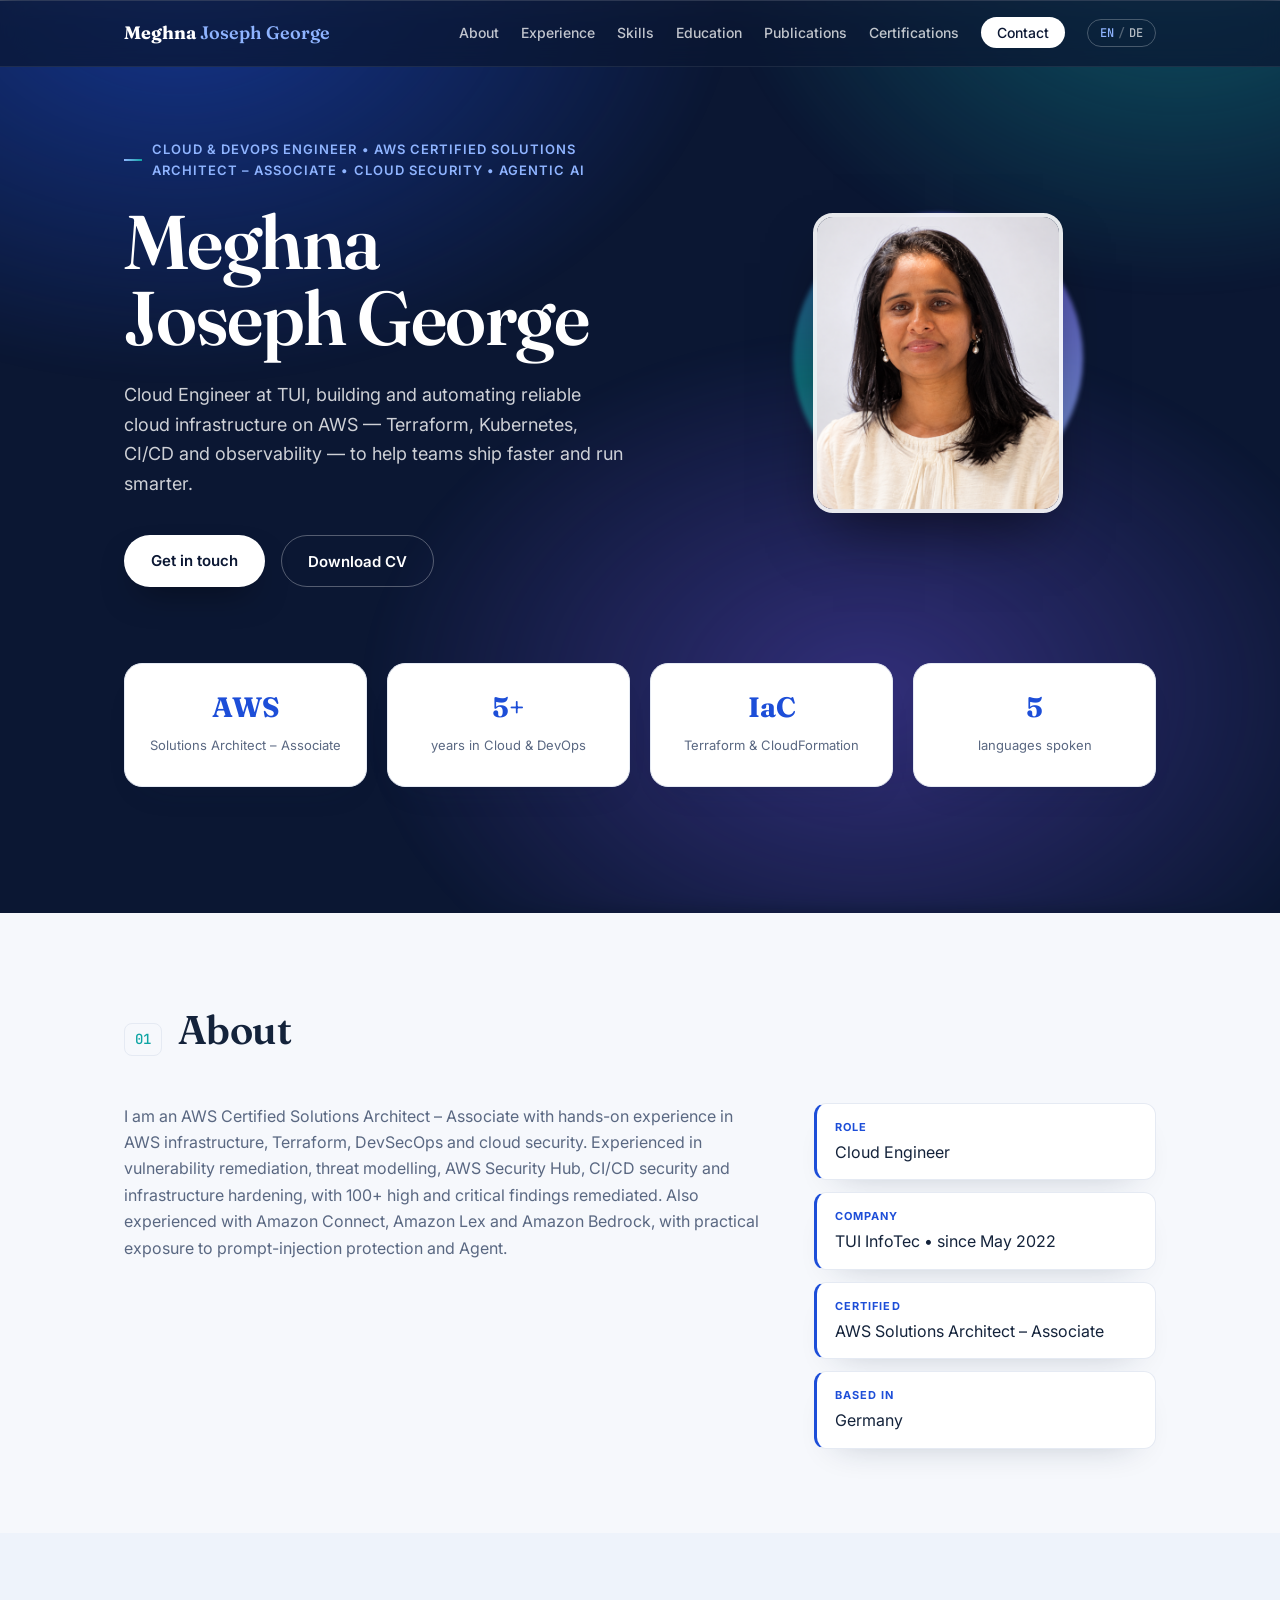
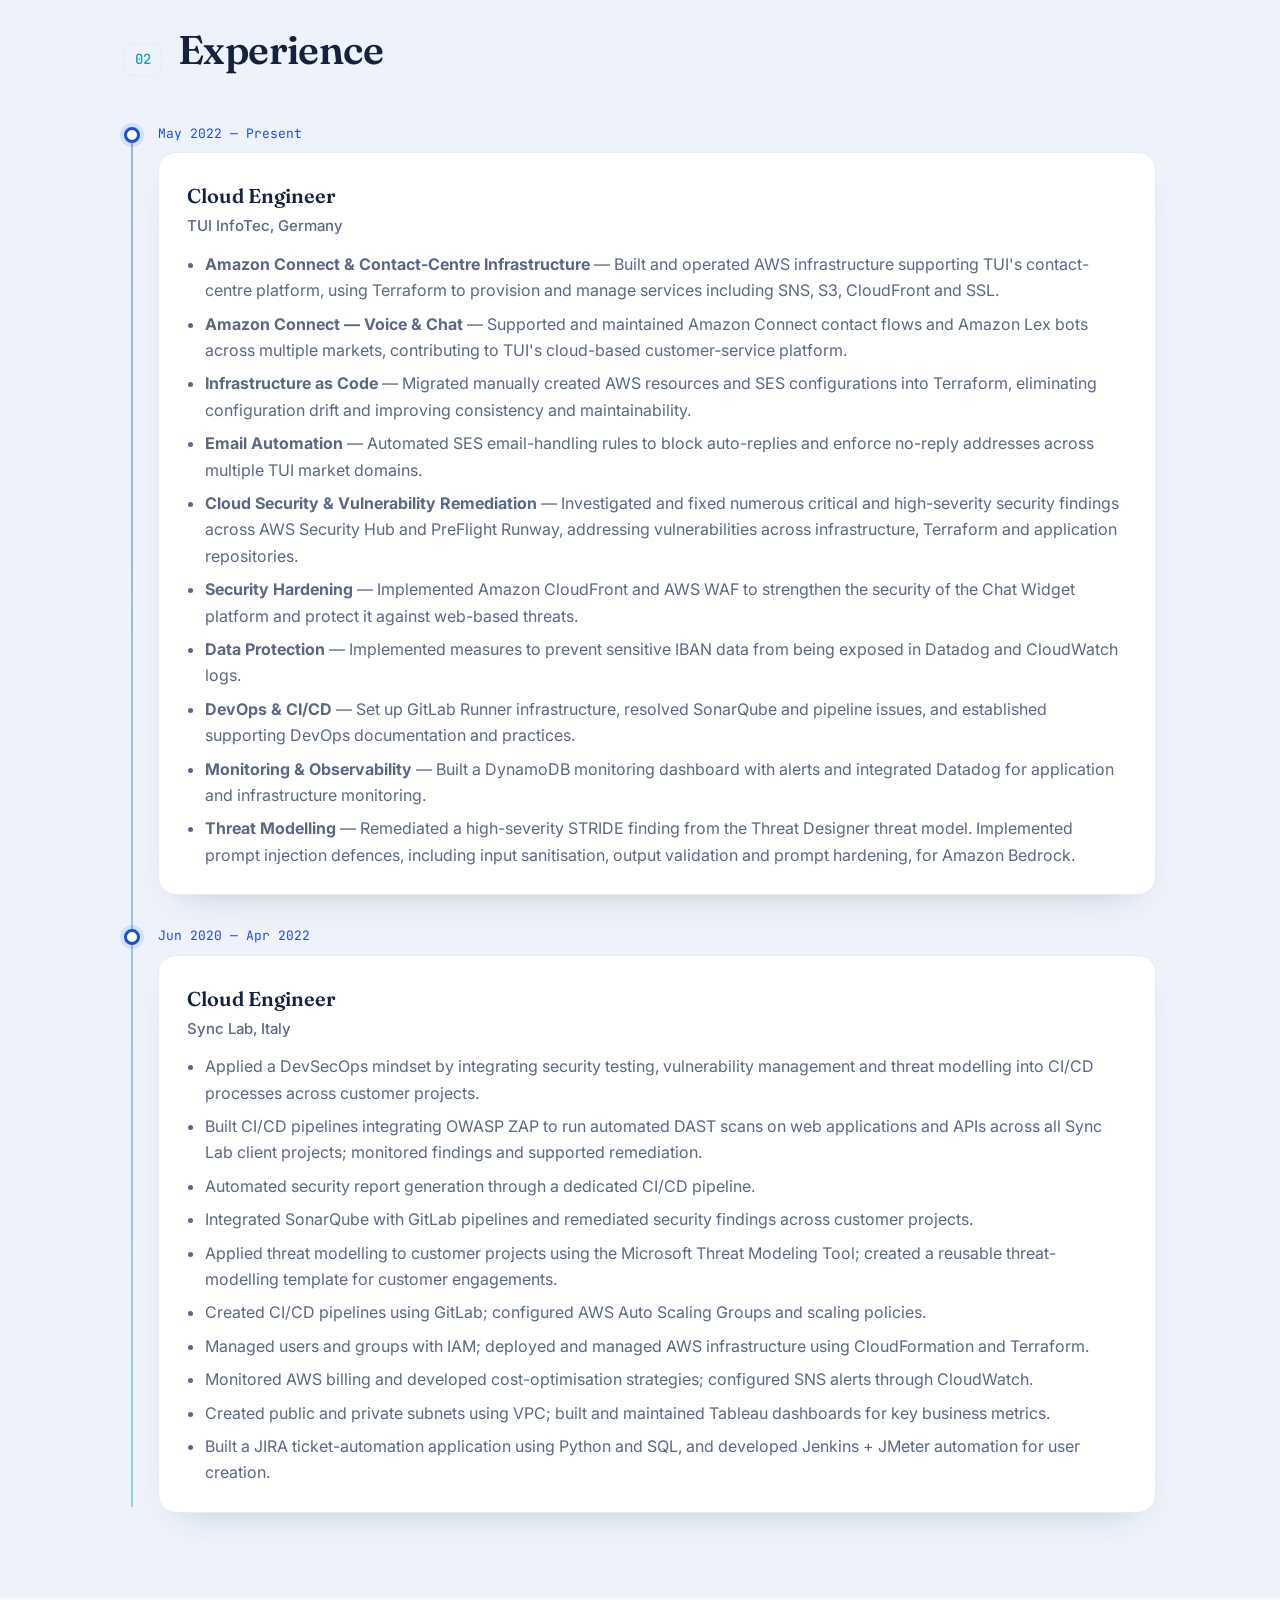
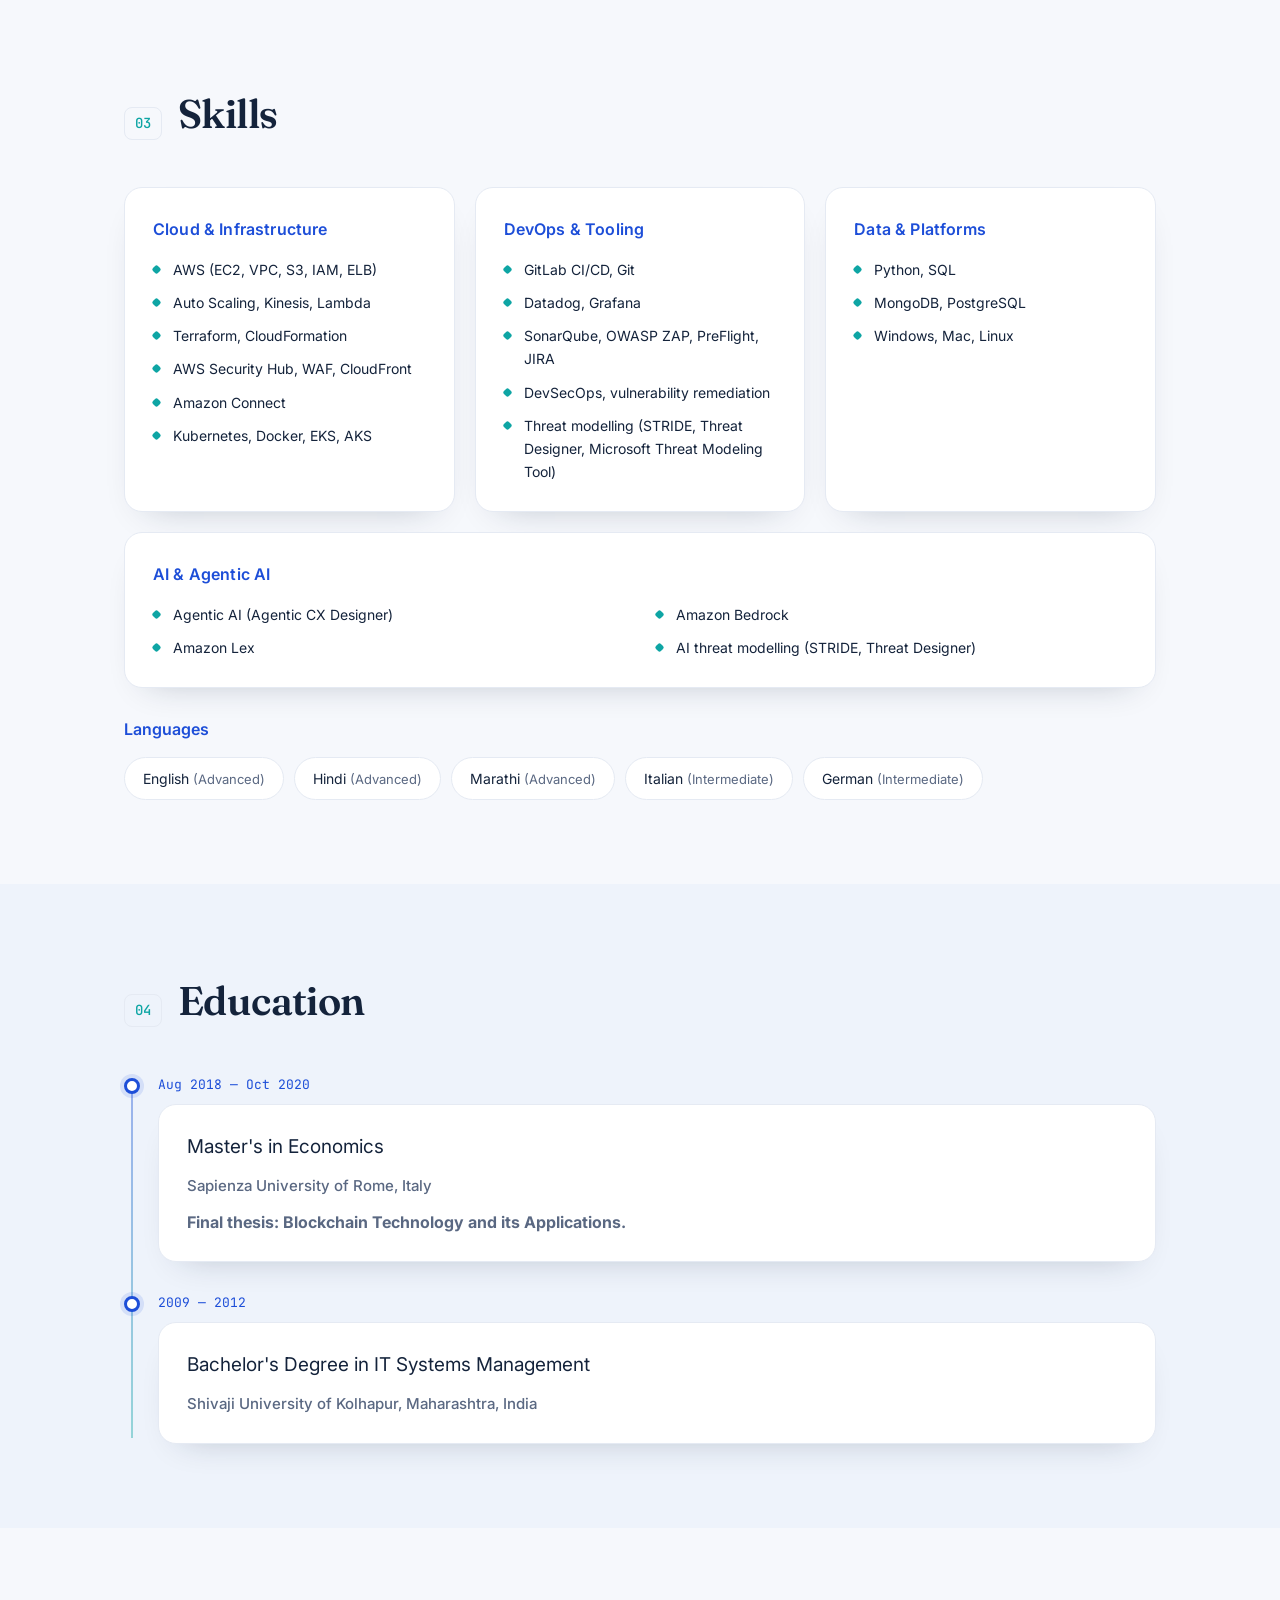
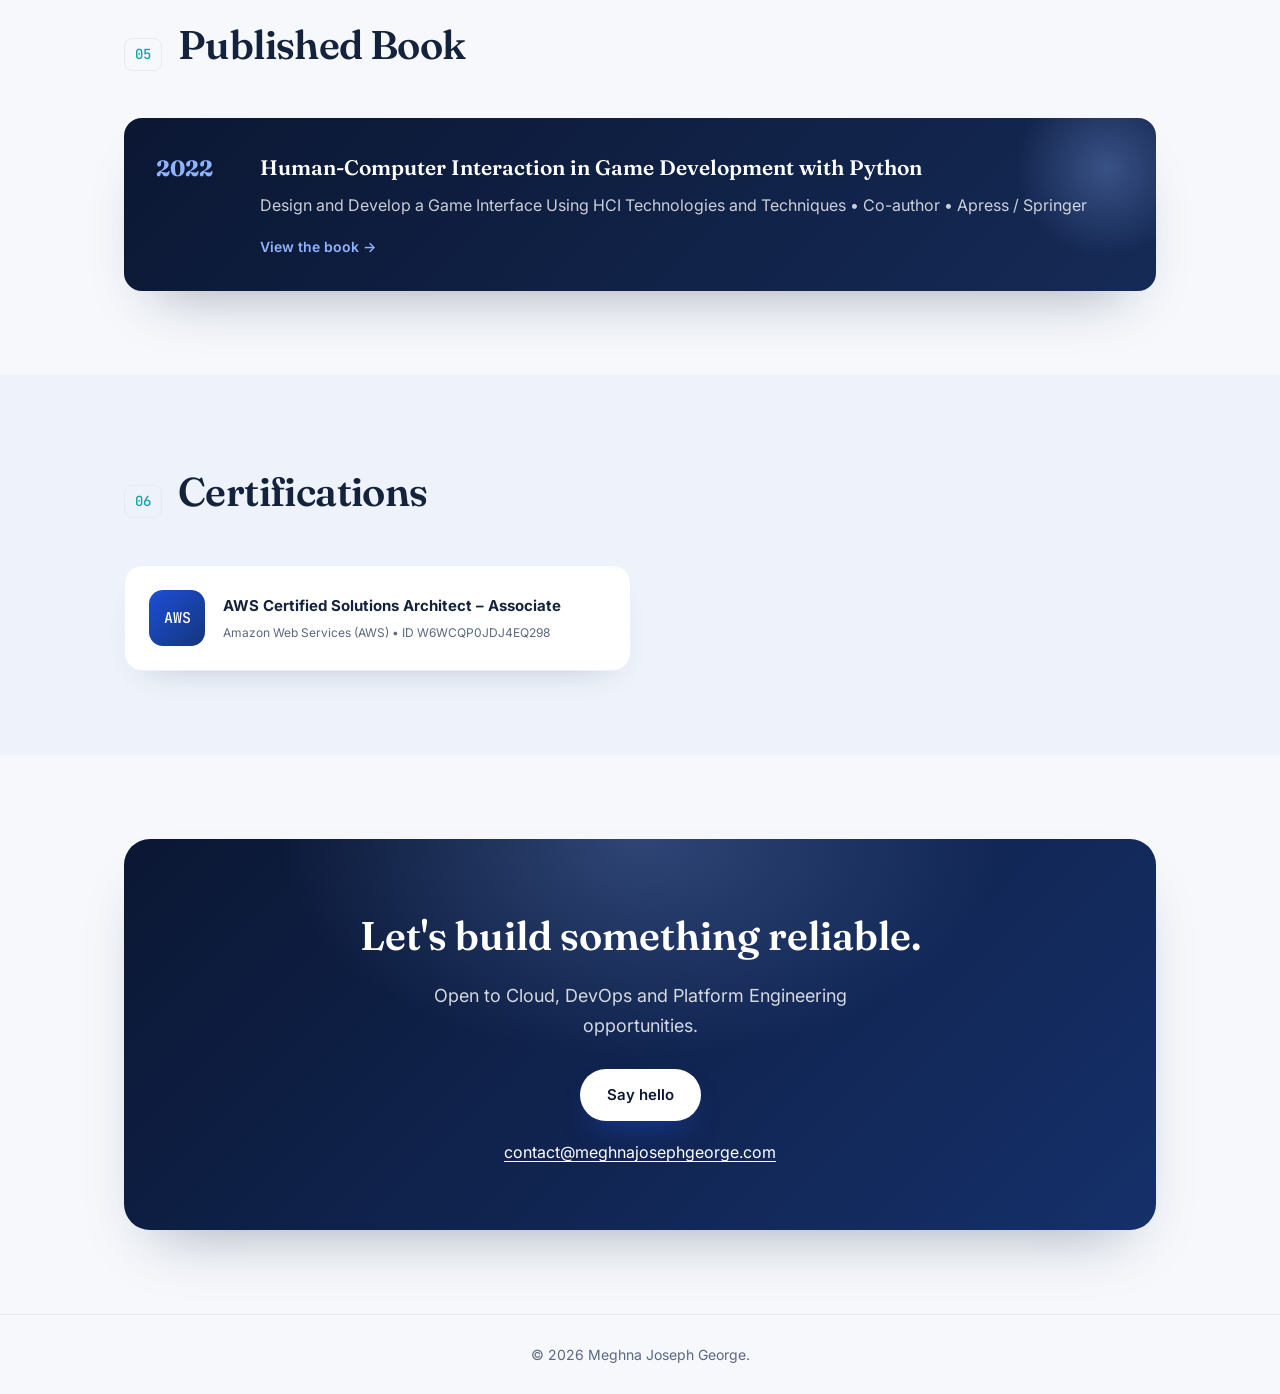
<file: index.html>
<!DOCTYPE html>
<html lang="en">
<head>
  <meta charset="UTF-8" />
  <meta name="viewport" content="width=device-width, initial-scale=1.0" />
  <meta name="description" content="Meghna Joseph George — Cloud &amp; DevOps Engineer at TUI, AWS Solutions Architect – Associate. Specialising in AWS, Terraform, DevSecOps, cloud security and Agentic AI." data-de-content="Meghna Joseph George — Cloud- &amp; DevOps-Engineer bei TUI, AWS Solutions Architect – Associate. Spezialisiert auf AWS, Terraform, DevSecOps, Cloud-Security und Agentic AI." />
  <link rel="canonical" href="https://meghnajosephgeorge.com/" />
  <link rel="alternate" hreflang="en" href="https://meghnajosephgeorge.com/" />
  <link rel="alternate" hreflang="de" href="https://meghnajosephgeorge.com/de/" />
  <link rel="alternate" hreflang="x-default" href="https://meghnajosephgeorge.com/" />
  <title>Meghna Joseph George — Cloud &amp; DevOps Engineer</title>
  <link rel="preconnect" href="https://fonts.googleapis.com" />
  <link rel="preconnect" href="https://fonts.gstatic.com" crossorigin />
  <link href="https://fonts.googleapis.com/css2?family=Fraunces:opsz,wght@9..144,500;9..144,600;9..144,700&family=Inter:wght@400;500;600;700&family=JetBrains+Mono:wght@500&display=swap" rel="stylesheet" />
  <link rel="stylesheet" href="/styles.css" />
</head>
<body>
  <header class="site-header">
    <nav class="nav container">
      <a href="#top" class="brand">Meghna <span>Joseph George</span></a>
      <button class="nav-toggle" aria-label="Toggle navigation" aria-expanded="false">
        <span></span><span></span><span></span>
      </button>
      <ul class="nav-links">
        <li><a href="#about" data-en="About" data-de="Über mich">About</a></li>
        <li><a href="#experience" data-en="Experience" data-de="Berufserfahrung">Experience</a></li>
        <li><a href="#skills" data-en="Skills" data-de="Kenntnisse">Skills</a></li>
        <li><a href="#education" data-en="Education" data-de="Ausbildung">Education</a></li>
        <li><a href="#publications" data-en="Publications" data-de="Publikationen">Publications</a></li>
        <li><a href="#certifications" data-en="Certifications" data-de="Zertifikate">Certifications</a></li>
        <li><a href="#contact" class="nav-cta" data-en="Contact" data-de="Kontakt">Contact</a></li>
        <li><button id="lang-toggle" class="lang-toggle" aria-label="Switch language"><span class="lang-opt" data-lang="en">EN</span><span class="lang-sep">/</span><span class="lang-opt" data-lang="de">DE</span></button></li>
      </ul>
    </nav>
  </header>

  <main id="top">
    <!-- HERO -->
    <section class="hero">
      <div class="hero-aurora" aria-hidden="true"></div>
      <div class="hero-inner container">
        <div class="hero-text">
          <p class="eyebrow" data-en="Cloud &amp; DevOps Engineer • AWS Certified Solutions Architect – Associate • Cloud Security • Agentic AI" data-de="Cloud &amp; DevOps Engineer • AWS Certified Solutions Architect – Associate • Cloud Security • Agentic AI">Cloud &amp; DevOps Engineer • AWS Certified Solutions Architect – Associate • Cloud Security • Agentic AI</p>
          <h1>Meghna<br/>Joseph George</h1>
          <p class="hero-sub"
             data-en="Cloud Engineer at TUI, building and automating reliable cloud infrastructure on AWS — Terraform, Kubernetes, CI/CD and observability — to help teams ship faster and run smarter."
             data-de="Cloud Engineer bei TUI. Ich baue und automatisiere zuverlässige Cloud-Infrastruktur auf AWS — Terraform, Kubernetes, CI/CD und Observability — damit Teams schneller liefern und effizienter arbeiten.">
            Cloud Engineer at TUI, building and automating reliable
            cloud infrastructure on AWS — Terraform, Kubernetes, CI/CD and
            observability — to help teams ship faster and run smarter.
          </p>
          <div class="hero-actions">
            <a class="btn btn-primary" href="mailto:contact@meghnajosephgeorge.com" data-en="Get in touch" data-de="Kontakt aufnehmen">Get in touch</a>
            <button class="btn btn-ghost" id="download-cv" data-en="Download CV" data-de="Lebenslauf herunterladen">Download CV</button>
          </div>
        </div>
        <div class="hero-photo">
          <div class="hero-photo-ring"></div>
          <img src="/photo.png" alt="Meghna Joseph George" />
        </div>
      </div>
      <!-- METRICS (overlapping) -->
      <div class="metrics container">
        <div class="metric"><span class="metric-num">AWS</span><span class="metric-label" data-en="Solutions Architect – Associate" data-de="Solutions Architect – Associate">Solutions Architect – Associate</span></div>
        <div class="metric"><span class="metric-num" data-count="5" data-suffix="+">0</span><span class="metric-label" data-en="years in Cloud &amp; DevOps" data-de="Jahre in Cloud &amp; DevOps">years in Cloud &amp; DevOps</span></div>
        <div class="metric"><span class="metric-num">IaC</span><span class="metric-label" data-en="Terraform &amp; CloudFormation" data-de="Terraform &amp; CloudFormation">Terraform &amp; CloudFormation</span></div>
        <div class="metric"><span class="metric-num" data-count="5">0</span><span class="metric-label" data-en="languages spoken" data-de="gesprochene Sprachen">languages spoken</span></div>
      </div>
    </section>

    <!-- ABOUT -->
    <section id="about" class="section">
      <div class="container">
        <div class="section-head"><span class="section-no">01</span><h2 class="section-title" data-en="About" data-de="Über mich">About</h2></div>
        <div class="about-grid">
          <div>
            <p data-en="I am an AWS Certified Solutions Architect – Associate with hands-on experience in AWS infrastructure, Terraform, DevSecOps and cloud security. Experienced in vulnerability remediation, threat modelling, AWS Security Hub, CI/CD security and infrastructure hardening, with 100+ high and critical findings remediated. Also experienced with Amazon Connect, Amazon Lex and Amazon Bedrock, with practical exposure to prompt-injection protection and Agent." data-de="Ich bin AWS Certified Solutions Architect – Associate mit praktischer Erfahrung in AWS-Infrastruktur, Terraform, DevSecOps und Cloud-Security. Erfahren in Schwachstellenbehebung, Threat Modelling, AWS Security Hub, CI/CD-Security und Infrastruktur-Hardening, mit über 100 behobenen hohen und kritischen Findings. Außerdem Erfahrung mit Amazon Connect, Amazon Lex und Amazon Bedrock, mit praktischer Erfahrung im Schutz vor Prompt Injection und Agent.">I am an AWS Certified Solutions Architect – Associate with hands-on experience in AWS infrastructure, Terraform, DevSecOps and cloud security. Experienced in vulnerability remediation, threat modelling, AWS Security Hub, CI/CD security and infrastructure hardening, with 100+ high and critical findings remediated. Also experienced with Amazon Connect, Amazon Lex and Amazon Bedrock, with practical exposure to prompt-injection protection and Agent.</p>
          </div>
          <ul class="about-facts">
            <li><strong data-en="Role" data-de="Rolle">Role</strong><span data-en="Cloud Engineer" data-de="Cloud Engineer">Cloud Engineer</span></li>
            <li><strong data-en="Company" data-de="Unternehmen">Company</strong><span data-en="TUI InfoTec &bull; since May 2022" data-de="TUI InfoTec &bull; seit Mai 2022">TUI InfoTec &bull; since May 2022</span></li>
            <li><strong data-en="Certified" data-de="Zertifiziert">Certified</strong><span>AWS Solutions Architect – Associate</span></li>
            <li><strong data-en="Based in" data-de="Standort">Based in</strong><span data-en="Germany" data-de="Deutschland">Germany</span></li>
          </ul>
        </div>
      </div>
    </section>

    <!-- EXPERIENCE -->
    <section id="experience" class="section section-alt">
      <div class="container">
        <div class="section-head"><span class="section-no">02</span><h2 class="section-title" data-en="Experience" data-de="Berufserfahrung">Experience</h2></div>
        <div class="xp">
          <article class="xp-item">
            <div class="xp-dot"></div>
            <div class="xp-meta" data-en="May 2022 — Present" data-de="Mai 2022 — heute">May 2022 — Present</div>
            <div class="xp-body">
              <h3>Cloud Engineer <span class="at" data-en="TUI InfoTec, Germany" data-de="TUI InfoTec, Deutschland">TUI InfoTec, Germany</span></h3>
              <ul>
                <li data-en="&lt;strong&gt;Amazon Connect &amp;amp; Contact-Centre Infrastructure&lt;/strong&gt; — Built and operated AWS infrastructure supporting TUI&#x27;s contact-centre platform, using Terraform to provision and manage services including SNS, S3, CloudFront and SSL." data-de="&lt;strong&gt;Amazon Connect &amp;amp; Contact-Center-Infrastruktur&lt;/strong&gt; — Aufbau und Betrieb der AWS-Infrastruktur für die Contact-Center-Plattform von TUI; Bereitstellung und Verwaltung von Services wie SNS, S3, CloudFront und SSL mit Terraform."><strong>Amazon Connect &amp; Contact-Centre Infrastructure</strong> — Built and operated AWS infrastructure supporting TUI's contact-centre platform, using Terraform to provision and manage services including SNS, S3, CloudFront and SSL.</li>
                <li data-en="&lt;strong&gt;Amazon Connect — Voice &amp;amp; Chat&lt;/strong&gt; — Supported and maintained Amazon Connect contact flows and Amazon Lex bots across multiple markets, contributing to TUI&#x27;s cloud-based customer-service platform." data-de="&lt;strong&gt;Amazon Connect — Voice &amp;amp; Chat&lt;/strong&gt; — Unterstützung und Pflege der Amazon-Connect-Contact-Flows und Amazon-Lex-Bots in mehreren Märkten; Beitrag zur cloudbasierten Kundenservice-Plattform von TUI."><strong>Amazon Connect — Voice &amp; Chat</strong> — Supported and maintained Amazon Connect contact flows and Amazon Lex bots across multiple markets, contributing to TUI's cloud-based customer-service platform.</li>
                <li data-en="&lt;strong&gt;Infrastructure as Code&lt;/strong&gt; — Migrated manually created AWS resources and SES configurations into Terraform, eliminating configuration drift and improving consistency and maintainability." data-de="&lt;strong&gt;Infrastructure as Code&lt;/strong&gt; — Migration manuell angelegter AWS-Ressourcen und SES-Konfigurationen nach Terraform; Konfigurationsdrift beseitigt sowie Konsistenz und Wartbarkeit verbessert."><strong>Infrastructure as Code</strong> — Migrated manually created AWS resources and SES configurations into Terraform, eliminating configuration drift and improving consistency and maintainability.</li>
                <li data-en="&lt;strong&gt;Email Automation&lt;/strong&gt; — Automated SES email-handling rules to block auto-replies and enforce no-reply addresses across multiple TUI market domains." data-de="&lt;strong&gt;E-Mail-Automatisierung&lt;/strong&gt; — Automatisierung der SES-Regeln zur E-Mail-Verarbeitung, die Auto-Replies blockieren und No-Reply-Adressen für mehrere TUI-Marktdomains durchsetzen."><strong>Email Automation</strong> — Automated SES email-handling rules to block auto-replies and enforce no-reply addresses across multiple TUI market domains.</li>
                <li data-en="&lt;strong&gt;Cloud Security &amp;amp; Vulnerability Remediation&lt;/strong&gt; — Investigated and fixed numerous critical and high-severity security findings across AWS Security Hub and PreFlight Runway, addressing vulnerabilities across infrastructure, Terraform and application repositories." data-de="&lt;strong&gt;Cloud Security &amp;amp; Schwachstellenbehebung&lt;/strong&gt; — Untersuchung und Behebung zahlreicher kritischer und hoch eingestufter Security-Findings aus AWS Security Hub und PreFlight Runway; Behebung von Schwachstellen in Infrastruktur-, Terraform- und Anwendungs-Repositories."><strong>Cloud Security &amp; Vulnerability Remediation</strong> — Investigated and fixed numerous critical and high-severity security findings across AWS Security Hub and PreFlight Runway, addressing vulnerabilities across infrastructure, Terraform and application repositories.</li>
                <li data-en="&lt;strong&gt;Security Hardening&lt;/strong&gt; — Implemented Amazon CloudFront and AWS WAF to strengthen the security of the Chat Widget platform and protect it against web-based threats." data-de="&lt;strong&gt;Security-Hardening&lt;/strong&gt; — Einführung von Amazon CloudFront und AWS WAF zur Stärkung der Sicherheit der Chat-Widget-Plattform und zum Schutz vor webbasierten Bedrohungen."><strong>Security Hardening</strong> — Implemented Amazon CloudFront and AWS WAF to strengthen the security of the Chat Widget platform and protect it against web-based threats.</li>
                <li data-en="&lt;strong&gt;Data Protection&lt;/strong&gt; — Implemented measures to prevent sensitive IBAN data from being exposed in Datadog and CloudWatch logs." data-de="&lt;strong&gt;Datenschutz&lt;/strong&gt; — Umsetzung von Maßnahmen, die verhindern, dass sensible IBAN-Daten in Datadog- und CloudWatch-Logs offengelegt werden."><strong>Data Protection</strong> — Implemented measures to prevent sensitive IBAN data from being exposed in Datadog and CloudWatch logs.</li>
                <li data-en="&lt;strong&gt;DevOps &amp;amp; CI/CD&lt;/strong&gt; — Set up GitLab Runner infrastructure, resolved SonarQube and pipeline issues, and established supporting DevOps documentation and practices." data-de="&lt;strong&gt;DevOps &amp;amp; CI/CD&lt;/strong&gt; — Einrichtung der GitLab-Runner-Infrastruktur, Behebung von SonarQube- und Pipeline-Problemen sowie Aufbau begleitender DevOps-Dokumentation und -Praktiken."><strong>DevOps &amp; CI/CD</strong> — Set up GitLab Runner infrastructure, resolved SonarQube and pipeline issues, and established supporting DevOps documentation and practices.</li>
                <li data-en="&lt;strong&gt;Monitoring &amp;amp; Observability&lt;/strong&gt; — Built a DynamoDB monitoring dashboard with alerts and integrated Datadog for application and infrastructure monitoring." data-de="&lt;strong&gt;Monitoring &amp;amp; Observability&lt;/strong&gt; — Aufbau eines DynamoDB-Monitoring-Dashboards mit Alarmen und Integration von Datadog für das Monitoring von Anwendungen und Infrastruktur."><strong>Monitoring &amp; Observability</strong> — Built a DynamoDB monitoring dashboard with alerts and integrated Datadog for application and infrastructure monitoring.</li>
                <li data-en="&lt;strong&gt;Threat Modelling&lt;/strong&gt; — Remediated a high-severity STRIDE finding from the Threat Designer threat model. Implemented prompt injection defences, including input sanitisation, output validation and prompt hardening, for Amazon Bedrock." data-de="&lt;strong&gt;Threat Modelling&lt;/strong&gt; — Behebung eines hoch eingestuften STRIDE-Findings aus dem Threat-Designer-Threat-Model. Umsetzung von Schutzmaßnahmen gegen Prompt Injection für Amazon Bedrock, darunter Eingabe-Bereinigung, Ausgabe-Validierung und Prompt-Hardening."><strong>Threat Modelling</strong> — Remediated a high-severity STRIDE finding from the Threat Designer threat model. Implemented prompt injection defences, including input sanitisation, output validation and prompt hardening, for Amazon Bedrock.</li>
              </ul>
            </div>
          </article>
          <article class="xp-item">
            <div class="xp-dot"></div>
            <div class="xp-meta" data-en="Jun 2020 — Apr 2022" data-de="Jun. 2020 — Apr. 2022">Jun 2020 — Apr 2022</div>
            <div class="xp-body">
              <h3>Cloud Engineer <span class="at" data-en="Sync Lab, Italy" data-de="Sync Lab, Italien">Sync Lab, Italy</span></h3>
              <ul>
                <li data-en="Applied a DevSecOps mindset by integrating security testing, vulnerability management and threat modelling into CI/CD processes across customer projects." data-de="Anwendung eines DevSecOps-Ansatzes durch Integration von Security-Tests, Schwachstellenmanagement und Threat Modelling in CI/CD-Prozesse über Kundenprojekte hinweg.">Applied a DevSecOps mindset by integrating security testing, vulnerability management and threat modelling into CI/CD processes across customer projects.</li>
                <li data-en="Built CI/CD pipelines integrating OWASP ZAP to run automated DAST scans on web applications and APIs across all Sync Lab client projects; monitored findings and supported remediation." data-de="Aufbau von CI/CD-Pipelines mit OWASP ZAP für automatisierte DAST-Scans von Webanwendungen und APIs in allen Kundenprojekten von Sync Lab; Überwachung der Findings und Unterstützung bei der Behebung.">Built CI/CD pipelines integrating OWASP ZAP to run automated DAST scans on web applications and APIs across all Sync Lab client projects; monitored findings and supported remediation.</li>
                <li data-en="Automated security report generation through a dedicated CI/CD pipeline." data-de="Automatisierung der Erstellung von Security-Reports über eine eigene CI/CD-Pipeline.">Automated security report generation through a dedicated CI/CD pipeline.</li>
                <li data-en="Integrated SonarQube with GitLab pipelines and remediated security findings across customer projects." data-de="Integration von SonarQube in GitLab-Pipelines und Behebung von Security-Findings in Kundenprojekten.">Integrated SonarQube with GitLab pipelines and remediated security findings across customer projects.</li>
                <li data-en="Applied threat modelling to customer projects using the Microsoft Threat Modeling Tool; created a reusable threat-modelling template for customer engagements." data-de="Anwendung von Threat Modelling auf Kundenprojekte mit dem Microsoft Threat Modeling Tool; Erstellung einer wiederverwendbaren Threat-Modelling-Vorlage für Kundenprojekte.">Applied threat modelling to customer projects using the Microsoft Threat Modeling Tool; created a reusable threat-modelling template for customer engagements.</li>
                <li data-en="Created CI/CD pipelines using GitLab; configured AWS Auto Scaling Groups and scaling policies." data-de="Aufbau von CI/CD-Pipelines mit GitLab; Konfiguration von AWS Auto Scaling Groups und Skalierungsrichtlinien.">Created CI/CD pipelines using GitLab; configured AWS Auto Scaling Groups and scaling policies.</li>
                <li data-en="Managed users and groups with IAM; deployed and managed AWS infrastructure using CloudFormation and Terraform." data-de="Verwaltung von Benutzern und Gruppen mit IAM; Bereitstellung und Verwaltung der AWS-Infrastruktur mit CloudFormation und Terraform.">Managed users and groups with IAM; deployed and managed AWS infrastructure using CloudFormation and Terraform.</li>
                <li data-en="Monitored AWS billing and developed cost-optimisation strategies; configured SNS alerts through CloudWatch." data-de="Überwachung der AWS-Kosten und Entwicklung von Kostenoptimierungsstrategien; Konfiguration von SNS-Benachrichtigungen über CloudWatch.">Monitored AWS billing and developed cost-optimisation strategies; configured SNS alerts through CloudWatch.</li>
                <li data-en="Created public and private subnets using VPC; built and maintained Tableau dashboards for key business metrics." data-de="Erstellung öffentlicher und privater Subnetze mit VPC; Aufbau und Pflege von Tableau-Dashboards für zentrale Geschäftskennzahlen.">Created public and private subnets using VPC; built and maintained Tableau dashboards for key business metrics.</li>
                <li data-en="Built a JIRA ticket-automation application using Python and SQL, and developed Jenkins + JMeter automation for user creation." data-de="Entwicklung einer JIRA-Ticket-Automatisierung mit Python und SQL sowie Automatisierung der Benutzeranlage mit Jenkins + JMeter.">Built a JIRA ticket-automation application using Python and SQL, and developed Jenkins + JMeter automation for user creation.</li>
              </ul>
            </div>
          </article>
        </div>
      </div>
    </section>

    <!-- SKILLS -->
    <section id="skills" class="section">
      <div class="container">
        <div class="section-head"><span class="section-no">03</span><h2 class="section-title" data-en="Skills" data-de="Kenntnisse">Skills</h2></div>
        <div class="skills-grid">
          <div class="skill-group">
            <h3 data-en="Cloud &amp; Infrastructure" data-de="Cloud &amp; Infrastruktur">Cloud &amp; Infrastructure</h3>
            <ul>
              <li>AWS (EC2, VPC, S3, IAM, ELB)</li>
              <li>Auto Scaling, Kinesis, Lambda</li>
              <li>Terraform, CloudFormation</li>
              <li>AWS Security Hub, WAF, CloudFront</li>
              <li>Amazon Connect</li>
              <li>Kubernetes, Docker, EKS, AKS</li>
            </ul>
          </div>
          <div class="skill-group">
            <h3 data-en="DevOps &amp; Tooling" data-de="DevOps &amp; Tooling">DevOps &amp; Tooling</h3>
            <ul>
              <li>GitLab CI/CD, Git</li>
              <li>Datadog, Grafana</li>
              <li>SonarQube, OWASP ZAP, PreFlight, JIRA</li>
              <li data-en="DevSecOps, vulnerability remediation" data-de="DevSecOps, Schwachstellenbehebung">DevSecOps, vulnerability remediation</li>
              <li data-en="Threat modelling (STRIDE, Threat Designer, Microsoft Threat Modeling Tool)" data-de="Threat Modelling (STRIDE, Threat Designer, Microsoft Threat Modeling Tool)">Threat modelling (STRIDE, Threat Designer, Microsoft Threat Modeling Tool)</li>
            </ul>
          </div>
          <div class="skill-group">
            <h3 data-en="Data &amp; Platforms" data-de="Daten &amp; Plattformen">Data &amp; Platforms</h3>
            <ul>
              <li>Python, SQL</li>
              <li>MongoDB, PostgreSQL</li>
              <li data-en="Windows, Mac, Linux" data-de="Windows, Mac, Linux">Windows, Mac, Linux</li>
            </ul>
          </div>
          <div class="skill-group skill-group-wide">
            <h3 data-en="AI &amp;amp; Agentic AI" data-de="KI &amp;amp; Agentic AI">AI &amp; Agentic AI</h3>
            <ul>
              <li data-en="Agentic AI (Agentic CX Designer)" data-de="Agentic AI (Agentic CX Designer)">Agentic AI (Agentic CX Designer)</li>
              <li data-en="Amazon Bedrock" data-de="Amazon Bedrock">Amazon Bedrock</li>
              <li data-en="Amazon Lex" data-de="Amazon Lex">Amazon Lex</li>
              <li data-en="AI threat modelling (STRIDE, Threat Designer)" data-de="KI-Threat-Modelling (STRIDE, Threat Designer)">AI threat modelling (STRIDE, Threat Designer)</li>
            </ul>
          </div>
        </div>
        <div class="languages">
          <h3 data-en="Languages" data-de="Sprachen">Languages</h3>
          <div class="lang-chips">
            <span class="lang-chip" data-en="English <em>(Advanced)</em>" data-de="Englisch <em>(fortgeschritten)</em>">English <em>(Advanced)</em></span>
            <span class="lang-chip" data-en="Hindi <em>(Advanced)</em>" data-de="Hindi <em>(fortgeschritten)</em>">Hindi <em>(Advanced)</em></span>
            <span class="lang-chip" data-en="Marathi <em>(Advanced)</em>" data-de="Marathi <em>(fortgeschritten)</em>">Marathi <em>(Advanced)</em></span>
            <span class="lang-chip" data-en="Italian <em>(Intermediate)</em>" data-de="Italienisch <em>(Mittelstufe)</em>">Italian <em>(Intermediate)</em></span>
            <span class="lang-chip" data-en="German <em>(Intermediate)</em>" data-de="Deutsch <em>(Mittelstufe)</em>">German <em>(Intermediate)</em></span>
          </div>
        </div>
      </div>
    </section>

    <!-- EDUCATION -->
    <section id="education" class="section section-alt">
      <div class="container">
        <div class="section-head"><span class="section-no">04</span><h2 class="section-title" data-en="Education" data-de="Ausbildung">Education</h2></div>
        <div class="xp">
          <article class="xp-item">
            <div class="xp-dot"></div>
            <div class="xp-meta" data-en="Aug 2018 — Oct 2020" data-de="Aug. 2018 — Okt. 2020">Aug 2018 — Oct 2020</div>
            <div class="xp-body">
              <h3 class="edu-title" data-en="Master's in Economics" data-de="Master in Economics">Master's in Economics</h3><span class="at" data-en="Sapienza University of Rome, Italy" data-de="Universität La Sapienza, Rom, Italien">Sapienza University of Rome, Italy</span>
              <p data-en="&lt;strong&gt;Final thesis: Blockchain Technology and its Applications.&lt;/strong&gt;" data-de="&lt;strong&gt;Masterarbeit: „Blockchain Technology and its Applications“.&lt;/strong&gt;"><strong>Final thesis: Blockchain Technology and its Applications.</strong></p>
            </div>
          </article>
          <article class="xp-item">
            <div class="xp-dot"></div>
            <div class="xp-meta">2009 — 2012</div>
            <div class="xp-body">
              <h3 class="edu-title" data-en="Bachelor's Degree in IT Systems Management" data-de="Bachelorabschluss in IT Systems Management">Bachelor's Degree in IT Systems Management</h3><span class="at" data-en="Shivaji University of Kolhapur, Maharashtra, India" data-de="Shivaji University of Kolhapur, Maharashtra, Indien">Shivaji University of Kolhapur, Maharashtra, India</span>
            </div>
          </article>
        </div>
      </div>
    </section>

    <!-- PUBLICATIONS -->
    <section id="publications" class="section">
      <div class="container">
        <div class="section-head"><span class="section-no">05</span><h2 class="section-title" data-en="Published Book" data-de="Veröffentlichtes Buch">Published Book</h2></div>
        <article class="pub-card">
          <div class="pub-year">2022</div>
          <div class="pub-body">
            <h3>Human-Computer Interaction in Game Development with Python</h3>
            <p data-en="Design and Develop a Game Interface Using HCI Technologies and Techniques &bull; Co-author &bull; Apress / Springer"
               data-de="Design and Develop a Game Interface Using HCI Technologies and Techniques &bull; Co-Autorin &bull; Apress / Springer">Design and Develop a Game Interface Using HCI Technologies and Techniques &bull; Co-author &bull; Apress / Springer</p>
            <a class="pub-link" href="https://www.springerprofessional.de/en/human-computer-interaction-in-game-development-with-python/22166042" target="_blank" rel="noopener" data-en="View the book &rarr;" data-de="Buch ansehen &rarr;">View the book &rarr;</a>
          </div>
        </article>
      </div>
    </section>

    <!-- CERTIFICATIONS -->
    <section id="certifications" class="section section-alt">
      <div class="container">
        <div class="section-head"><span class="section-no">06</span><h2 class="section-title" data-en="Certifications" data-de="Zertifikate">Certifications</h2></div>
        <div class="cert-grid">
          <div class="cert cert-key">
            <span class="cert-badge">AWS</span>
            <div>
              <strong>AWS Certified Solutions Architect – Associate</strong>
              <span class="cert-issuer">Amazon Web Services (AWS) &bull; ID W6WCQP0JDJ4EQ298</span>
            </div>
          </div>
        </div>
      </div>
    </section>

    <!-- CONTACT -->
    <section id="contact" class="section contact">
      <div class="container">
        <div class="contact-card">
          <h2 data-en="Let's build something reliable." data-de="Lassen Sie uns etwas Zuverlässiges bauen.">Let's build something reliable.</h2>
          <p class="contact-lead" data-en="Open to Cloud, DevOps and Platform Engineering opportunities."
             data-de="Offen für Positionen in Cloud, DevOps und Platform Engineering.">
            Open to Cloud, DevOps and Platform Engineering opportunities.
          </p>
          <a class="btn btn-primary" href="mailto:contact@meghnajosephgeorge.com" data-en="Say hello" data-de="Hallo sagen">Say hello</a>
          <p class="contact-email"><a href="mailto:contact@meghnajosephgeorge.com">contact@meghnajosephgeorge.com</a></p>
        </div>
      </div>
    </section>
  </main>

  <footer class="site-footer">
    <div class="container">
      <p><span data-en="&copy; " data-de="&copy; ">&copy; </span><span id="year"></span><span data-en=" Meghna Joseph George." data-de=" Meghna Joseph George."> Meghna Joseph George.</span></p>
    </div>
  </footer>

  <!-- CV DOWNLOAD MODAL -->
  <div class="cv-modal" id="cv-modal" aria-hidden="true">
    <div class="cv-modal-box" role="dialog" aria-modal="true">
      <button class="cv-modal-close" id="cv-modal-close" aria-label="Close">&times;</button>
      <h3 data-en="Download CV" data-de="Lebenslauf herunterladen">Download CV</h3>
      <p data-en="Choose a language. The CV opens ready to save as PDF." data-de="Sprache wählen. Der Lebenslauf öffnet sich bereit zum Speichern als PDF.">Choose a language. The CV opens ready to save as PDF.</p>
      <div class="cv-modal-actions">
        <a class="btn btn-primary" href="/cv.html" target="_blank" rel="noopener" hreflang="en" lang="en">English</a>
        <a class="btn btn-primary" href="/de/cv.html" target="_blank" rel="noopener" hreflang="de" lang="de">Deutsch</a>
      </div>
    </div>
  </div>

  <script src="/script.js"></script>
</body>
</html>
</file>
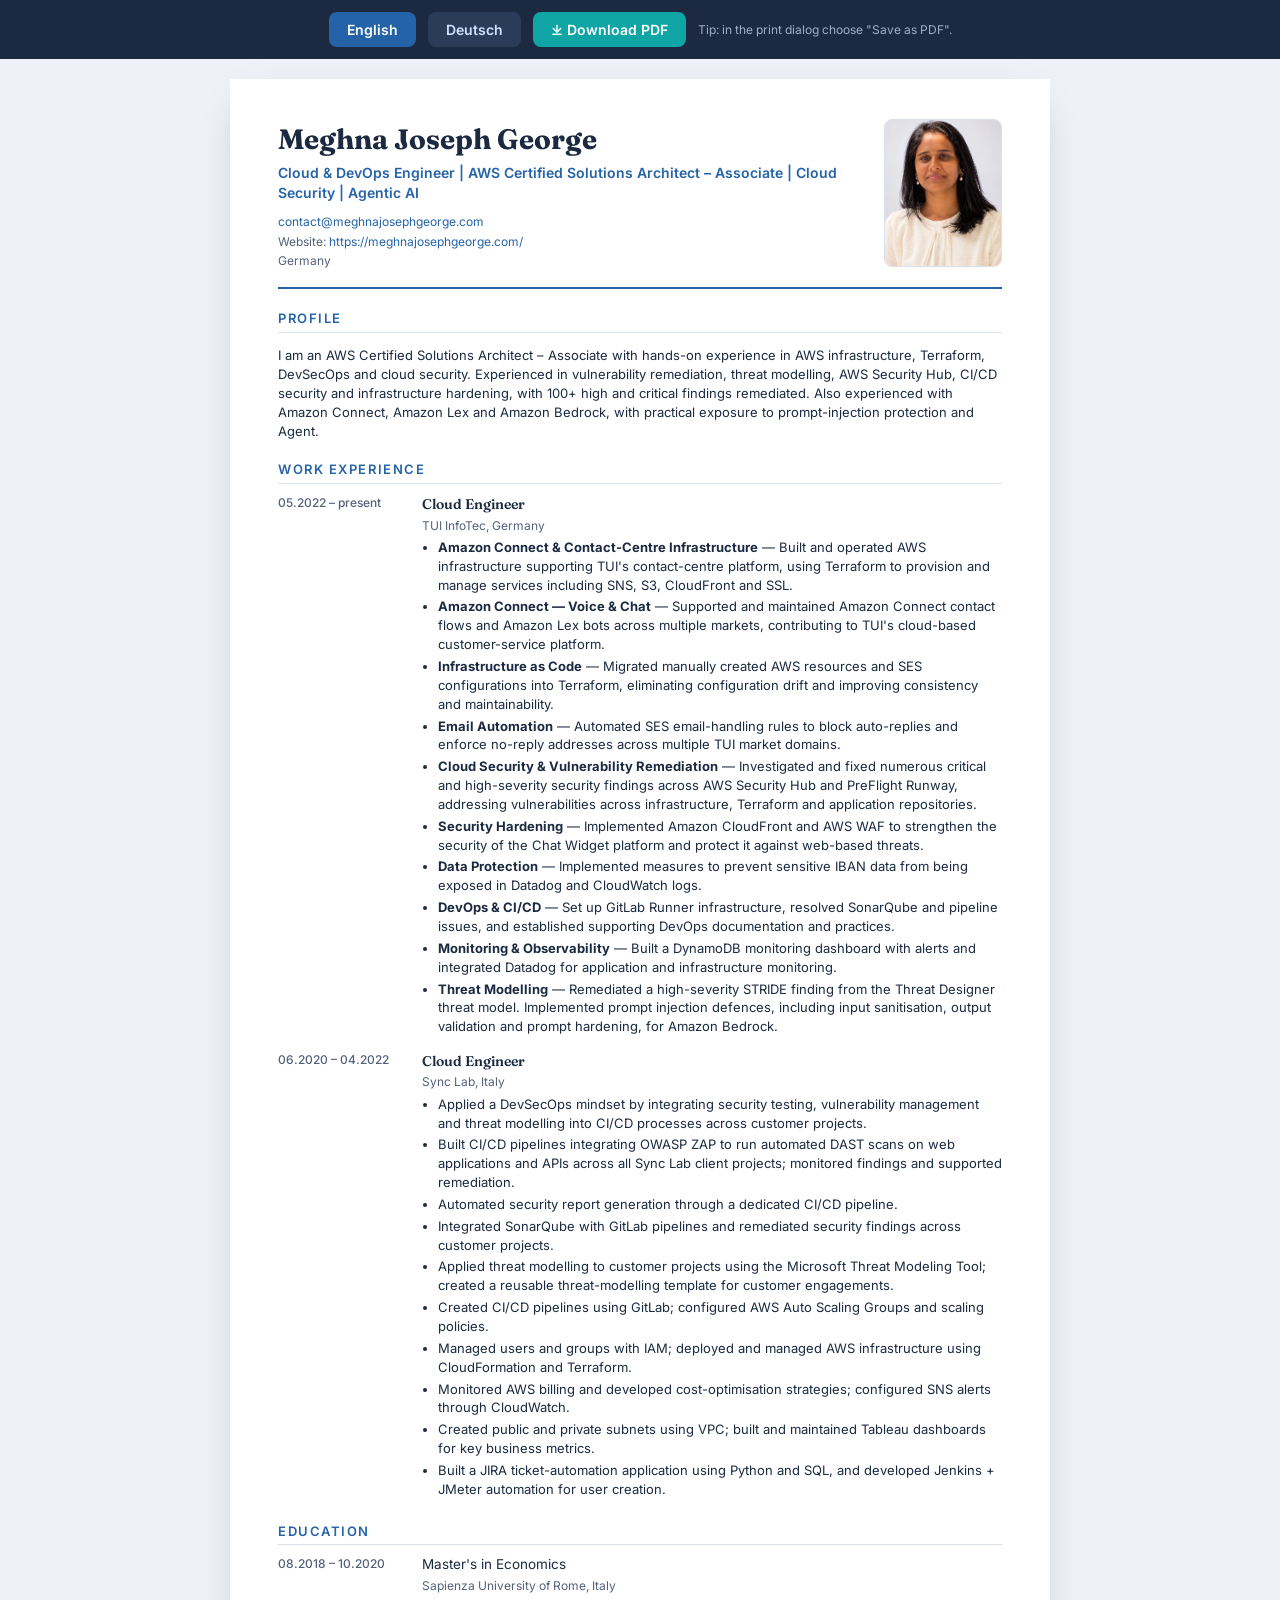
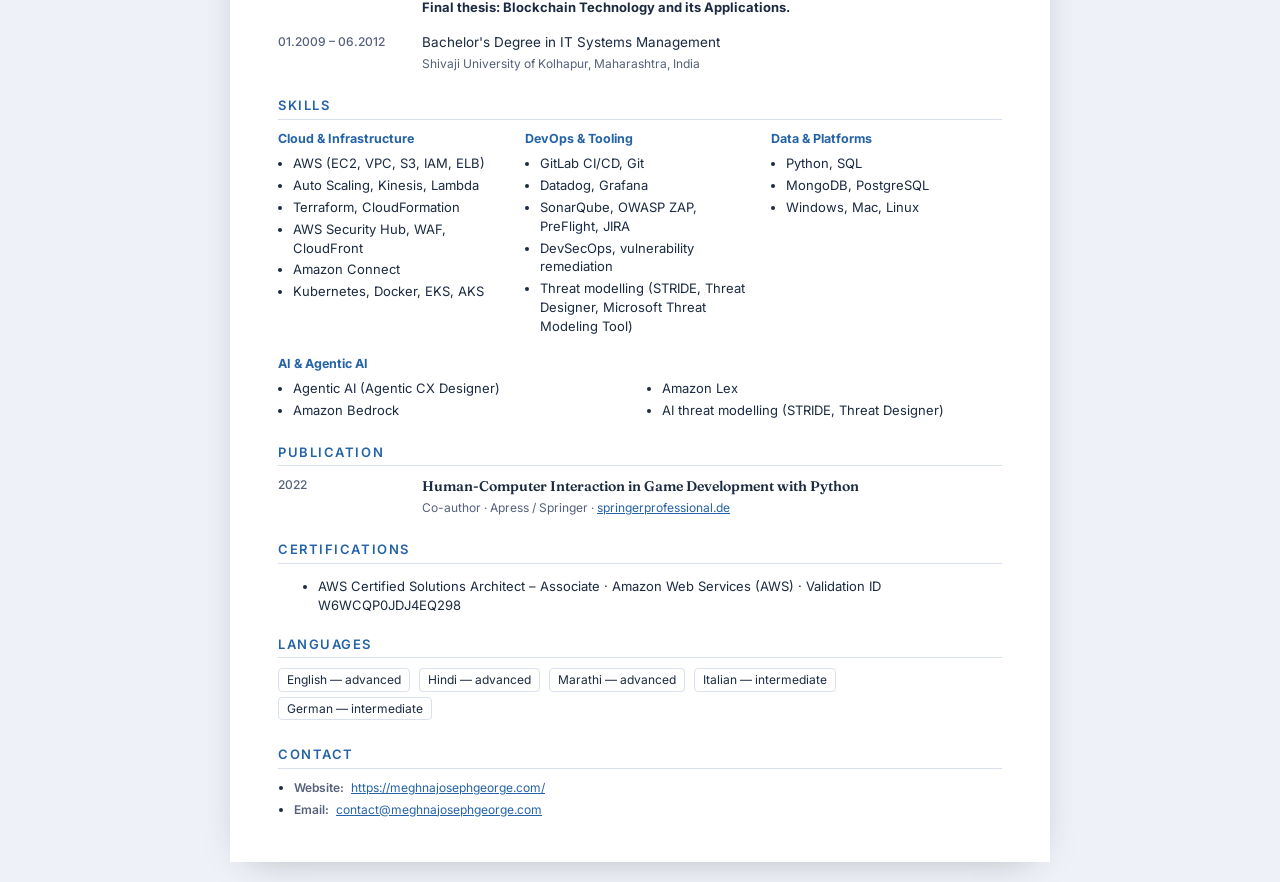
<file: cv.html>
<!DOCTYPE html>
<html lang="en">
<head>
  <meta charset="UTF-8" />
  <meta name="viewport" content="width=device-width, initial-scale=1.0" />
  <title data-en="Meghna Joseph George — CV" data-de="Meghna Joseph George — Lebenslauf">Meghna Joseph George — CV</title>
  <meta name="description" content="Curriculum vitae of Meghna Joseph George — Cloud &amp; DevOps Engineer at TUI, AWS Solutions Architect – Associate, cloud security and Agentic AI." data-de-content="Lebenslauf von Meghna Joseph George — Cloud- &amp; DevOps-Engineer bei TUI, AWS Solutions Architect – Associate, Cloud-Security und Agentic AI." />
  <link rel="canonical" href="https://meghnajosephgeorge.com/cv.html" />
  <link rel="alternate" hreflang="en" href="https://meghnajosephgeorge.com/cv.html" />
  <link rel="alternate" hreflang="de" href="https://meghnajosephgeorge.com/de/cv.html" />
  <link rel="alternate" hreflang="x-default" href="https://meghnajosephgeorge.com/cv.html" />
  <link href="https://fonts.googleapis.com/css2?family=Fraunces:opsz,wght@9..144,600;9..144,700&family=Inter:wght@400;500;600&display=swap" rel="stylesheet" />
  <style>
    :root { --ink:#1b2a41; --muted:#55617a; --line:#d9e1ee; --accent:#2563a8; --soft:#e8f0fb; }
    * { box-sizing: border-box; }
    body { margin:0; font-family:"Inter",Arial,sans-serif; color:var(--ink); background:#eef2f8; line-height:1.45; font-size:13px; }
    h1,h2,h3 { font-family:"Fraunces",Georgia,serif; }

    .toolbar { position:sticky; top:0; display:flex; gap:12px; align-items:center; justify-content:center; padding:12px; background:#1b2a41; color:#fff; z-index:10; flex-wrap:wrap; }
    .toolbar button { font-family:"Inter",sans-serif; font-size:14px; font-weight:600; border:0; border-radius:8px; padding:9px 18px; cursor:pointer; }
    .tb-lang { background:#2b3c58; color:#cfe0ff; }
    .tb-lang.active { background:#2563a8; color:#fff; }
    .tb-print { background:#0ea5a4; color:#fff; }
    .toolbar .hint { color:#9fb0c9; font-size:12px; }

    .page { max-width:820px; margin:20px auto; background:#fff; padding:40px 48px; box-shadow:0 10px 40px -20px rgba(0,0,0,.35); }

    .cv-head { display:flex; justify-content:space-between; align-items:flex-start; gap:24px; border-bottom:2px solid var(--accent); padding-bottom:16px; margin-bottom:8px; }
    .cv-head-main { flex:1; }
    .cv-head h1 { margin:0 0 3px; font-size:28px; font-weight:700; }
    .cv-head .role { color:var(--accent); font-weight:600; font-size:14px; margin-bottom:10px; }
    .contact { font-size:12px; color:var(--muted); }
    .contact a { color:var(--accent); text-decoration:none; }
    .contact div { margin-bottom:2px; }
    .cv-photo { width:118px; height:148px; object-fit:cover; border-radius:8px; border:1px solid var(--line); flex:none; }

    h2.sec { font-size:13px; text-transform:uppercase; letter-spacing:.12em; color:var(--accent); border-bottom:1px solid var(--line); padding-bottom:4px; margin:20px 0 10px; font-family:"Inter",sans-serif; font-weight:600; }

    .profile { color:var(--ink); }
    .row { display:grid; grid-template-columns:130px 1fr; gap:14px; margin-bottom:12px; }
    .row .when { color:var(--muted); font-size:12px; font-weight:500; }
    .row .what h3 { margin:0 0 2px; font-size:14px; font-weight:600; }
    .row .what h3.edu-title { font-family:"Inter",Arial,sans-serif; font-weight:400; font-size:13.5px; }
    .row .what .org { color:var(--muted); font-size:12px; margin-bottom:4px; }
    .row .what ul { margin:4px 0 0; padding-left:16px; }
    .row .what li { margin-bottom:3px; }
    .row .what p { margin:0 0 4px; }
    a { color:var(--accent); word-break:break-word; }

    .skills-grid { display:grid; grid-template-columns:1fr 1fr 1fr; gap:16px; }
    .skills-grid h4 { margin:0 0 6px; font-size:12.5px; color:var(--accent); font-family:"Inter",sans-serif; }
    .skills-grid ul { margin:0; padding-left:15px; }
    .skills-grid li { margin-bottom:3px; }
    .skills-grid .skill-group-wide { grid-column:1 / -1; }
    .skills-grid .skill-group-wide ul { columns:2; column-gap:28px; }
    .skills-grid .skill-group-wide li { break-inside:avoid; }
    .chips span { display:inline-block; border:1px solid var(--line); border-radius:4px; padding:2px 8px; margin:0 5px 5px 0; font-size:12px; }

        .links-list { margin:0; padding-left:16px; font-size:12px; }
    .links-list li { margin-bottom:4px; overflow-wrap:anywhere; word-break:break-word; }
    .links-list b { color:var(--muted); font-weight:600; margin-right:4px; }

    @media print {
      body { background:#fff; font-size:10.5pt; }
      .toolbar { display:none; }
      .page { box-shadow:none; margin:0; max-width:none; padding:11mm 16mm; }
      h2.sec { margin-top:14px; }
      .row { display:block; break-inside:auto; overflow:visible; }
      .row::after { content:""; display:block; clear:both; }
      .row .when { float:left; width:116px; }
      .row .what { margin-left:130px; }
      .row .what li, .row .what h3, .row .what .org { break-inside:avoid; }
      .row .what h3 { break-after:avoid; }
      h2.sec { break-after:avoid; }
      @page { margin:0; }
    }
  </style>
</head>
<body>
  <div class="toolbar">
    <button class="tb-lang active" data-lang="en">English</button>
    <button class="tb-lang" data-lang="de">Deutsch</button>
    <button class="tb-print">⤓ <span data-en="Download PDF" data-de="PDF herunterladen">Download PDF</span></button>
    <span class="hint" data-en="Tip: in the print dialog choose &quot;Save as PDF&quot;." data-de="Tipp: Im Druckdialog „Als PDF speichern“ wählen.">Tip: in the print dialog choose "Save as PDF".</span>
  </div>

  <div class="page">
    <div class="cv-head">
      <div class="cv-head-main">
        <h1>Meghna Joseph George</h1>
        <div class="role" data-en="Cloud &amp; DevOps Engineer | AWS Certified Solutions Architect – Associate | Cloud Security | Agentic AI" data-de="Cloud &amp; DevOps Engineer | AWS Certified Solutions Architect – Associate | Cloud Security | Agentic AI">Cloud &amp; DevOps Engineer | AWS Certified Solutions Architect – Associate | Cloud Security | Agentic AI</div>
        <div class="contact">
          <div><a href="mailto:contact@meghnajosephgeorge.com">contact@meghnajosephgeorge.com</a></div>
          <div><span data-en="Website:" data-de="Website:">Website:</span> <a href="https://meghnajosephgeorge.com/" target="_blank" rel="noopener">https://meghnajosephgeorge.com/</a></div>
          <div data-en="Germany" data-de="Deutschland">Germany</div>
        </div>
      </div>
      <img class="cv-photo" src="/photo.png" alt="Meghna Joseph George" />
    </div>

    <h2 class="sec" data-en="Profile" data-de="Profil">Profile</h2>
    <p class="profile" data-en="I am an AWS Certified Solutions Architect – Associate with hands-on experience in AWS infrastructure, Terraform, DevSecOps and cloud security. Experienced in vulnerability remediation, threat modelling, AWS Security Hub, CI/CD security and infrastructure hardening, with 100+ high and critical findings remediated. Also experienced with Amazon Connect, Amazon Lex and Amazon Bedrock, with practical exposure to prompt-injection protection and Agent." data-de="Ich bin AWS Certified Solutions Architect – Associate mit praktischer Erfahrung in AWS-Infrastruktur, Terraform, DevSecOps und Cloud-Security. Erfahren in Schwachstellenbehebung, Threat Modelling, AWS Security Hub, CI/CD-Security und Infrastruktur-Hardening, mit über 100 behobenen hohen und kritischen Findings. Außerdem Erfahrung mit Amazon Connect, Amazon Lex und Amazon Bedrock, mit praktischer Erfahrung im Schutz vor Prompt Injection und Agent.">I am an AWS Certified Solutions Architect – Associate with hands-on experience in AWS infrastructure, Terraform, DevSecOps and cloud security. Experienced in vulnerability remediation, threat modelling, AWS Security Hub, CI/CD security and infrastructure hardening, with 100+ high and critical findings remediated. Also experienced with Amazon Connect, Amazon Lex and Amazon Bedrock, with practical exposure to prompt-injection protection and Agent.</p>

    <h2 class="sec" data-en="Work Experience" data-de="Berufserfahrung">Work Experience</h2>
    <div class="row">
      <div class="when" data-en="05.2022 – present" data-de="05.2022 – heute">05.2022 – present</div>
      <div class="what">
        <h3>Cloud Engineer</h3>
        <div class="org" data-en="TUI InfoTec, Germany" data-de="TUI InfoTec, Deutschland">TUI InfoTec, Germany</div>
        <ul>
          <li data-en="&lt;strong&gt;Amazon Connect &amp;amp; Contact-Centre Infrastructure&lt;/strong&gt; — Built and operated AWS infrastructure supporting TUI&#x27;s contact-centre platform, using Terraform to provision and manage services including SNS, S3, CloudFront and SSL." data-de="&lt;strong&gt;Amazon Connect &amp;amp; Contact-Center-Infrastruktur&lt;/strong&gt; — Aufbau und Betrieb der AWS-Infrastruktur für die Contact-Center-Plattform von TUI; Bereitstellung und Verwaltung von Services wie SNS, S3, CloudFront und SSL mit Terraform."><strong>Amazon Connect &amp; Contact-Centre Infrastructure</strong> — Built and operated AWS infrastructure supporting TUI's contact-centre platform, using Terraform to provision and manage services including SNS, S3, CloudFront and SSL.</li>
          <li data-en="&lt;strong&gt;Amazon Connect — Voice &amp;amp; Chat&lt;/strong&gt; — Supported and maintained Amazon Connect contact flows and Amazon Lex bots across multiple markets, contributing to TUI&#x27;s cloud-based customer-service platform." data-de="&lt;strong&gt;Amazon Connect — Voice &amp;amp; Chat&lt;/strong&gt; — Unterstützung und Pflege der Amazon-Connect-Contact-Flows und Amazon-Lex-Bots in mehreren Märkten; Beitrag zur cloudbasierten Kundenservice-Plattform von TUI."><strong>Amazon Connect — Voice &amp; Chat</strong> — Supported and maintained Amazon Connect contact flows and Amazon Lex bots across multiple markets, contributing to TUI's cloud-based customer-service platform.</li>
          <li data-en="&lt;strong&gt;Infrastructure as Code&lt;/strong&gt; — Migrated manually created AWS resources and SES configurations into Terraform, eliminating configuration drift and improving consistency and maintainability." data-de="&lt;strong&gt;Infrastructure as Code&lt;/strong&gt; — Migration manuell angelegter AWS-Ressourcen und SES-Konfigurationen nach Terraform; Konfigurationsdrift beseitigt sowie Konsistenz und Wartbarkeit verbessert."><strong>Infrastructure as Code</strong> — Migrated manually created AWS resources and SES configurations into Terraform, eliminating configuration drift and improving consistency and maintainability.</li>
          <li data-en="&lt;strong&gt;Email Automation&lt;/strong&gt; — Automated SES email-handling rules to block auto-replies and enforce no-reply addresses across multiple TUI market domains." data-de="&lt;strong&gt;E-Mail-Automatisierung&lt;/strong&gt; — Automatisierung der SES-Regeln zur E-Mail-Verarbeitung, die Auto-Replies blockieren und No-Reply-Adressen für mehrere TUI-Marktdomains durchsetzen."><strong>Email Automation</strong> — Automated SES email-handling rules to block auto-replies and enforce no-reply addresses across multiple TUI market domains.</li>
          <li data-en="&lt;strong&gt;Cloud Security &amp;amp; Vulnerability Remediation&lt;/strong&gt; — Investigated and fixed numerous critical and high-severity security findings across AWS Security Hub and PreFlight Runway, addressing vulnerabilities across infrastructure, Terraform and application repositories." data-de="&lt;strong&gt;Cloud Security &amp;amp; Schwachstellenbehebung&lt;/strong&gt; — Untersuchung und Behebung zahlreicher kritischer und hoch eingestufter Security-Findings aus AWS Security Hub und PreFlight Runway; Behebung von Schwachstellen in Infrastruktur-, Terraform- und Anwendungs-Repositories."><strong>Cloud Security &amp; Vulnerability Remediation</strong> — Investigated and fixed numerous critical and high-severity security findings across AWS Security Hub and PreFlight Runway, addressing vulnerabilities across infrastructure, Terraform and application repositories.</li>
          <li data-en="&lt;strong&gt;Security Hardening&lt;/strong&gt; — Implemented Amazon CloudFront and AWS WAF to strengthen the security of the Chat Widget platform and protect it against web-based threats." data-de="&lt;strong&gt;Security-Hardening&lt;/strong&gt; — Einführung von Amazon CloudFront und AWS WAF zur Stärkung der Sicherheit der Chat-Widget-Plattform und zum Schutz vor webbasierten Bedrohungen."><strong>Security Hardening</strong> — Implemented Amazon CloudFront and AWS WAF to strengthen the security of the Chat Widget platform and protect it against web-based threats.</li>
          <li data-en="&lt;strong&gt;Data Protection&lt;/strong&gt; — Implemented measures to prevent sensitive IBAN data from being exposed in Datadog and CloudWatch logs." data-de="&lt;strong&gt;Datenschutz&lt;/strong&gt; — Umsetzung von Maßnahmen, die verhindern, dass sensible IBAN-Daten in Datadog- und CloudWatch-Logs offengelegt werden."><strong>Data Protection</strong> — Implemented measures to prevent sensitive IBAN data from being exposed in Datadog and CloudWatch logs.</li>
          <li data-en="&lt;strong&gt;DevOps &amp;amp; CI/CD&lt;/strong&gt; — Set up GitLab Runner infrastructure, resolved SonarQube and pipeline issues, and established supporting DevOps documentation and practices." data-de="&lt;strong&gt;DevOps &amp;amp; CI/CD&lt;/strong&gt; — Einrichtung der GitLab-Runner-Infrastruktur, Behebung von SonarQube- und Pipeline-Problemen sowie Aufbau begleitender DevOps-Dokumentation und -Praktiken."><strong>DevOps &amp; CI/CD</strong> — Set up GitLab Runner infrastructure, resolved SonarQube and pipeline issues, and established supporting DevOps documentation and practices.</li>
          <li data-en="&lt;strong&gt;Monitoring &amp;amp; Observability&lt;/strong&gt; — Built a DynamoDB monitoring dashboard with alerts and integrated Datadog for application and infrastructure monitoring." data-de="&lt;strong&gt;Monitoring &amp;amp; Observability&lt;/strong&gt; — Aufbau eines DynamoDB-Monitoring-Dashboards mit Alarmen und Integration von Datadog für das Monitoring von Anwendungen und Infrastruktur."><strong>Monitoring &amp; Observability</strong> — Built a DynamoDB monitoring dashboard with alerts and integrated Datadog for application and infrastructure monitoring.</li>
          <li data-en="&lt;strong&gt;Threat Modelling&lt;/strong&gt; — Remediated a high-severity STRIDE finding from the Threat Designer threat model. Implemented prompt injection defences, including input sanitisation, output validation and prompt hardening, for Amazon Bedrock." data-de="&lt;strong&gt;Threat Modelling&lt;/strong&gt; — Behebung eines hoch eingestuften STRIDE-Findings aus dem Threat-Designer-Threat-Model. Umsetzung von Schutzmaßnahmen gegen Prompt Injection für Amazon Bedrock, darunter Eingabe-Bereinigung, Ausgabe-Validierung und Prompt-Hardening."><strong>Threat Modelling</strong> — Remediated a high-severity STRIDE finding from the Threat Designer threat model. Implemented prompt injection defences, including input sanitisation, output validation and prompt hardening, for Amazon Bedrock.</li>
        </ul>
      </div>
    </div>
    <div class="row">
      <div class="when">06.2020 – 04.2022</div>
      <div class="what">
        <h3>Cloud Engineer</h3>
        <div class="org" data-en="Sync Lab, Italy" data-de="Sync Lab, Italien">Sync Lab, Italy</div>
        <ul>
          <li data-en="Applied a DevSecOps mindset by integrating security testing, vulnerability management and threat modelling into CI/CD processes across customer projects." data-de="Anwendung eines DevSecOps-Ansatzes durch Integration von Security-Tests, Schwachstellenmanagement und Threat Modelling in CI/CD-Prozesse über Kundenprojekte hinweg.">Applied a DevSecOps mindset by integrating security testing, vulnerability management and threat modelling into CI/CD processes across customer projects.</li>
          <li data-en="Built CI/CD pipelines integrating OWASP ZAP to run automated DAST scans on web applications and APIs across all Sync Lab client projects; monitored findings and supported remediation." data-de="Aufbau von CI/CD-Pipelines mit OWASP ZAP für automatisierte DAST-Scans von Webanwendungen und APIs in allen Kundenprojekten von Sync Lab; Überwachung der Findings und Unterstützung bei der Behebung.">Built CI/CD pipelines integrating OWASP ZAP to run automated DAST scans on web applications and APIs across all Sync Lab client projects; monitored findings and supported remediation.</li>
          <li data-en="Automated security report generation through a dedicated CI/CD pipeline." data-de="Automatisierung der Erstellung von Security-Reports über eine eigene CI/CD-Pipeline.">Automated security report generation through a dedicated CI/CD pipeline.</li>
          <li data-en="Integrated SonarQube with GitLab pipelines and remediated security findings across customer projects." data-de="Integration von SonarQube in GitLab-Pipelines und Behebung von Security-Findings in Kundenprojekten.">Integrated SonarQube with GitLab pipelines and remediated security findings across customer projects.</li>
          <li data-en="Applied threat modelling to customer projects using the Microsoft Threat Modeling Tool; created a reusable threat-modelling template for customer engagements." data-de="Anwendung von Threat Modelling auf Kundenprojekte mit dem Microsoft Threat Modeling Tool; Erstellung einer wiederverwendbaren Threat-Modelling-Vorlage für Kundenprojekte.">Applied threat modelling to customer projects using the Microsoft Threat Modeling Tool; created a reusable threat-modelling template for customer engagements.</li>
          <li data-en="Created CI/CD pipelines using GitLab; configured AWS Auto Scaling Groups and scaling policies." data-de="Aufbau von CI/CD-Pipelines mit GitLab; Konfiguration von AWS Auto Scaling Groups und Skalierungsrichtlinien.">Created CI/CD pipelines using GitLab; configured AWS Auto Scaling Groups and scaling policies.</li>
          <li data-en="Managed users and groups with IAM; deployed and managed AWS infrastructure using CloudFormation and Terraform." data-de="Verwaltung von Benutzern und Gruppen mit IAM; Bereitstellung und Verwaltung der AWS-Infrastruktur mit CloudFormation und Terraform.">Managed users and groups with IAM; deployed and managed AWS infrastructure using CloudFormation and Terraform.</li>
          <li data-en="Monitored AWS billing and developed cost-optimisation strategies; configured SNS alerts through CloudWatch." data-de="Überwachung der AWS-Kosten und Entwicklung von Kostenoptimierungsstrategien; Konfiguration von SNS-Benachrichtigungen über CloudWatch.">Monitored AWS billing and developed cost-optimisation strategies; configured SNS alerts through CloudWatch.</li>
          <li data-en="Created public and private subnets using VPC; built and maintained Tableau dashboards for key business metrics." data-de="Erstellung öffentlicher und privater Subnetze mit VPC; Aufbau und Pflege von Tableau-Dashboards für zentrale Geschäftskennzahlen.">Created public and private subnets using VPC; built and maintained Tableau dashboards for key business metrics.</li>
          <li data-en="Built a JIRA ticket-automation application using Python and SQL, and developed Jenkins + JMeter automation for user creation." data-de="Entwicklung einer JIRA-Ticket-Automatisierung mit Python und SQL sowie Automatisierung der Benutzeranlage mit Jenkins + JMeter.">Built a JIRA ticket-automation application using Python and SQL, and developed Jenkins + JMeter automation for user creation.</li>
        </ul>
      </div>
    </div>

    <h2 class="sec" data-en="Education" data-de="Ausbildung">Education</h2>
    <div class="row">
      <div class="when">08.2018 – 10.2020</div>
      <div class="what">
        <h3 class="edu-title" data-en="Master's in Economics" data-de="Master in Economics">Master's in Economics</h3>
        <div class="org" data-en="Sapienza University of Rome, Italy" data-de="Universität La Sapienza, Rom, Italien">Sapienza University of Rome, Italy</div>
        <p data-en="&lt;strong&gt;Final thesis: Blockchain Technology and its Applications.&lt;/strong&gt;" data-de="&lt;strong&gt;Masterarbeit: „Blockchain Technology and its Applications“.&lt;/strong&gt;"><strong>Final thesis: Blockchain Technology and its Applications.</strong></p>
      </div>
    </div>
    <div class="row">
      <div class="when">01.2009 – 06.2012</div>
      <div class="what">
        <h3 class="edu-title" data-en="Bachelor's Degree in IT Systems Management" data-de="Bachelorabschluss in IT Systems Management">Bachelor's Degree in IT Systems Management</h3>
        <div class="org" data-en="Shivaji University of Kolhapur, Maharashtra, India" data-de="Shivaji University of Kolhapur, Maharashtra, Indien">Shivaji University of Kolhapur, Maharashtra, India</div>
      </div>
    </div>

    <h2 class="sec" data-en="Skills" data-de="Kenntnisse">Skills</h2>
    <div class="skills-grid">
      <div>
        <h4 data-en="Cloud &amp; Infrastructure" data-de="Cloud &amp; Infrastruktur">Cloud &amp; Infrastructure</h4>
        <ul>
          <li>AWS (EC2, VPC, S3, IAM, ELB)</li>
          <li>Auto Scaling, Kinesis, Lambda</li>
          <li>Terraform, CloudFormation</li>
          <li>AWS Security Hub, WAF, CloudFront</li>
          <li>Amazon Connect</li>
          <li>Kubernetes, Docker, EKS, AKS</li>
        </ul>
      </div>
      <div>
        <h4 data-en="DevOps &amp; Tooling" data-de="DevOps &amp; Tooling">DevOps &amp; Tooling</h4>
        <ul>
          <li>GitLab CI/CD, Git</li>
          <li>Datadog, Grafana</li>
          <li>SonarQube, OWASP ZAP, PreFlight, JIRA</li>
          <li data-en="DevSecOps, vulnerability remediation" data-de="DevSecOps, Schwachstellenbehebung">DevSecOps, vulnerability remediation</li>
          <li data-en="Threat modelling (STRIDE, Threat Designer, Microsoft Threat Modeling Tool)" data-de="Threat Modelling (STRIDE, Threat Designer, Microsoft Threat Modeling Tool)">Threat modelling (STRIDE, Threat Designer, Microsoft Threat Modeling Tool)</li>
        </ul>
      </div>
      <div>
        <h4 data-en="Data &amp; Platforms" data-de="Daten &amp; Plattformen">Data &amp; Platforms</h4>
        <ul>
          <li>Python, SQL</li>
          <li>MongoDB, PostgreSQL</li>
          <li>Windows, Mac, Linux</li>
        </ul>
      </div>
      <div class="skill-group-wide">
        <h4 data-en="AI &amp;amp; Agentic AI" data-de="KI &amp;amp; Agentic AI">AI &amp; Agentic AI</h4>
        <ul>
          <li data-en="Agentic AI (Agentic CX Designer)" data-de="Agentic AI (Agentic CX Designer)">Agentic AI (Agentic CX Designer)</li>
          <li data-en="Amazon Bedrock" data-de="Amazon Bedrock">Amazon Bedrock</li>
          <li data-en="Amazon Lex" data-de="Amazon Lex">Amazon Lex</li>
          <li data-en="AI threat modelling (STRIDE, Threat Designer)" data-de="KI-Threat-Modelling (STRIDE, Threat Designer)">AI threat modelling (STRIDE, Threat Designer)</li>
        </ul>
      </div>
    </div>

    <h2 class="sec" data-en="Publication" data-de="Publikation">Publication</h2>
    <div class="row">
      <div class="when">2022</div>
      <div class="what">
        <h3>Human-Computer Interaction in Game Development with Python</h3>
        <div class="org"><span data-en="Co-author · Apress / Springer · " data-de="Co-Autorin · Apress / Springer · ">Co-author · Apress / Springer · </span><a href="https://www.springerprofessional.de/en/human-computer-interaction-in-game-development-with-python/22166042" target="_blank" rel="noopener">springerprofessional.de</a></div>
      </div>
    </div>

    <h2 class="sec" data-en="Certifications" data-de="Zertifikate">Certifications</h2>
    <ul>
      <li data-en="AWS Certified Solutions Architect – Associate · Amazon Web Services (AWS) · Validation ID W6WCQP0JDJ4EQ298" data-de="AWS Certified Solutions Architect – Associate · Amazon Web Services (AWS) · Validierungs-ID W6WCQP0JDJ4EQ298">AWS Certified Solutions Architect – Associate · Amazon Web Services (AWS) · Validation ID W6WCQP0JDJ4EQ298</li>
    </ul>

    <h2 class="sec" data-en="Languages" data-de="Sprachen">Languages</h2>
    <div class="chips">
      <span data-en="English — advanced" data-de="Englisch — fortgeschritten">English — advanced</span>
      <span data-en="Hindi — advanced" data-de="Hindi — fortgeschritten">Hindi — advanced</span>
      <span data-en="Marathi — advanced" data-de="Marathi — fortgeschritten">Marathi — advanced</span>
      <span data-en="Italian — intermediate" data-de="Italienisch — Mittelstufe">Italian — intermediate</span>
      <span data-en="German — intermediate" data-de="Deutsch — Mittelstufe">German — intermediate</span>
    </div>

    <h2 class="sec" data-en="Contact" data-de="Kontakt">Contact</h2>
    <ul class="links-list">
      <li><b data-en="Website:" data-de="Website:">Website:</b> <a href="https://meghnajosephgeorge.com/" target="_blank" rel="noopener">https://meghnajosephgeorge.com/</a></li>
      <li><b data-en="Email:" data-de="E-Mail:">Email:</b> <a href="mailto:contact@meghnajosephgeorge.com">contact@meghnajosephgeorge.com</a></li>
    </ul>
  </div>

  <script>
    (function(){
      var isDe = location.pathname.indexOf("/de/") === 0;
      var q = new URLSearchParams(location.search);
      if (!isDe && q.get("lang") === "de") { location.replace("/de/cv.html"); return; }
      document.querySelectorAll(".tb-lang").forEach(function(b){
        var l = b.getAttribute("data-lang");
        b.classList.toggle("active", (l === "de") === isDe);
        b.addEventListener("click", function(){ location.href = (l === "de" ? "/de/cv.html" : "/cv.html"); });
      });
      var p = document.querySelector(".tb-print");
      if (p) p.addEventListener("click", function(){ window.print(); });
    })();
  </script>
</body>
</html>
</file>
<file: styles.css>
:root {
  --bg: #f6f8fc;
  --alt: #eef3fb;
  --surface: #ffffff;
  --ink: #14233b;
  --muted: #5a6882;
  --accent: #1d4ed8;
  --accent-deep: #14367a;
  --accent-soft: #eaf0fe;
  --accent-2: #0ea5a4;
  --dark: #0b1733;
  --line: #e5eaf3;
  --radius: 18px;
  --max: 1080px;
  --shadow: 0 30px 60px -32px rgba(20, 35, 59, 0.4);
  --shadow-sm: 0 16px 36px -24px rgba(20, 35, 59, 0.3);
}

* { box-sizing: border-box; }
html { scroll-behavior: smooth; }

body {
  margin: 0;
  font-family: "Inter", system-ui, -apple-system, sans-serif;
  background: var(--bg);
  color: var(--ink);
  line-height: 1.65;
  -webkit-font-smoothing: antialiased;
}

a { color: inherit; text-decoration: none; }
.container { width: 100%; max-width: var(--max); margin: 0 auto; padding: 0 24px; }
h1, h2, h3, .brand { font-family: "Fraunces", Georgia, serif; }

.reveal { opacity: 0; transform: translateY(22px); transition: opacity 0.75s ease, transform 0.75s ease; }
.reveal.in { opacity: 1; transform: none; }

/* HEADER */
.site-header {
  position: sticky; top: 0; z-index: 50;
  background: rgba(11, 23, 51, 0.72);
  backdrop-filter: blur(12px);
  border-bottom: 1px solid rgba(255,255,255,0.08);
}
.nav { display: flex; align-items: center; justify-content: space-between; height: 66px; }
.brand { font-weight: 700; font-size: 18px; color: #fff; }
.brand span { color: #8fb4ff; font-weight: 600; }
.nav-links { display: flex; align-items: center; gap: 22px; list-style: none; margin: 0; padding: 0; font-size: 14px; font-weight: 500; }
.nav-links a { color: rgba(255,255,255,0.75); transition: color 0.2s; }
.nav-links a:hover { color: #fff; }
.nav-cta { color: #0b1733 !important; background: #fff; padding: 7px 16px; border-radius: 999px; }
.nav-cta:hover { background: #8fb4ff; }
.nav-toggle { display: none; flex-direction: column; gap: 5px; background: none; border: 0; cursor: pointer; padding: 8px; }
.nav-toggle span { width: 22px; height: 2px; background: #fff; border-radius: 2px; }

.lang-toggle {
  display: inline-flex; align-items: center; gap: 4px;
  background: none; border: 1px solid rgba(255,255,255,0.25); border-radius: 999px;
  padding: 5px 12px; cursor: pointer; font-family: "JetBrains Mono", monospace; font-size: 12px; font-weight: 500; color: rgba(255,255,255,0.7);
}
.lang-toggle:hover { border-color: #8fb4ff; }
.lang-opt { transition: color 0.15s; }
.lang-opt.active { color: #8fb4ff; }
.lang-sep { color: rgba(255,255,255,0.3); }

/* HERO */
.hero { position: relative; background: var(--dark); color: #fff; overflow: hidden; padding-bottom: 70px; margin-top: -66px; padding-top: 66px; }
.hero-aurora {
  position: absolute; inset: -20% -10% auto -10%; height: 120%;
  background:
    radial-gradient(60% 60% at 20% 15%, rgba(29,78,216,0.55) 0%, rgba(29,78,216,0) 60%),
    radial-gradient(50% 55% at 85% 10%, rgba(14,165,164,0.45) 0%, rgba(14,165,164,0) 60%),
    radial-gradient(55% 55% at 65% 80%, rgba(124,92,255,0.35) 0%, rgba(124,92,255,0) 60%);
  filter: blur(10px); animation: drift 16s ease-in-out infinite alternate;
}
@keyframes drift { from { transform: translate3d(0,0,0) scale(1); } to { transform: translate3d(0,-3%,0) scale(1.06); } }
.hero-inner { position: relative; z-index: 1; display: grid; grid-template-columns: 1.1fr 0.9fr; gap: 64px; align-items: center; padding-top: 72px; padding-bottom: 20px; }
.eyebrow { display: inline-flex; align-items: center; gap: 10px; color: #8fb4ff; font-weight: 600; font-size: 13px; letter-spacing: 0.08em; text-transform: uppercase; margin: 0 0 22px; }
.eyebrow::before { content: ""; width: 30px; height: 2px; background: linear-gradient(90deg, #8fb4ff, var(--accent-2)); }
.hero h1 { font-size: clamp(44px, 7vw, 76px); line-height: 1.0; margin: 0 0 24px; font-weight: 600; letter-spacing: -0.02em; }
.hero-sub { color: rgba(255,255,255,0.8); font-size: 18px; max-width: 46ch; margin: 0 0 36px; }
.hero-actions { display: flex; gap: 16px; flex-wrap: wrap; }

.btn { display: inline-block; padding: 13px 26px; border-radius: 999px; font-weight: 600; font-size: 15px; font-family: "Inter", sans-serif; transition: transform 0.18s ease, box-shadow 0.25s ease; cursor: pointer; border: 1px solid transparent; }
.btn:hover { transform: translateY(-2px); }
.btn-primary { background: #fff; color: var(--dark); box-shadow: 0 16px 34px -14px rgba(0,0,0,0.5); }
.btn-primary:hover { box-shadow: 0 22px 44px -14px rgba(0,0,0,0.55); }
.btn-ghost { border: 1px solid rgba(255,255,255,0.3); color: #fff; background: transparent; }
button.btn-ghost { color: #fff; }
.btn-ghost:hover { border-color: #fff; background: rgba(255,255,255,0.08); }

/* section-alt buttons / contact buttons keep dark style via context */
.section .btn-primary { background: linear-gradient(135deg, var(--accent), var(--accent-deep)); color: #fff; box-shadow: 0 16px 30px -14px rgba(29,78,216,0.6); }

.hero-photo { position: relative; display: flex; justify-content: center; }
.hero-photo-ring { position: absolute; width: 290px; height: 290px; border-radius: 50%; background: conic-gradient(from 140deg, rgba(143,180,255,0.8), rgba(14,165,164,0.6), rgba(124,92,255,0.6), rgba(143,180,255,0.8)); filter: blur(2px); animation: spin 18s linear infinite; }
@keyframes spin { to { transform: rotate(360deg); } }
.hero-photo img { position: relative; z-index: 1; width: 250px; height: 300px; object-fit: cover; object-position: top; border-radius: 20px; border: 4px solid rgba(255,255,255,0.9); box-shadow: 0 30px 60px -20px rgba(0,0,0,0.6); }

/* METRICS — own calm band below hero */
.metrics { position: relative; z-index: 2; display: grid; grid-template-columns: repeat(4, 1fr); gap: 20px; margin: 56px auto; padding: 0 24px; }
.metric { background: var(--surface); border: 1px solid var(--line); border-radius: var(--radius); padding: 28px 20px; text-align: center; box-shadow: var(--shadow-sm); transition: transform 0.2s ease, box-shadow 0.25s ease; }
.metric:hover { transform: translateY(-4px); box-shadow: var(--shadow); }
.metric-num { display: block; font-family: "Fraunces", serif; font-size: 28px; font-weight: 700; color: var(--accent); line-height: 1.1; margin-bottom: 8px; }
.metric-label { color: var(--muted); font-size: 13px; }

/* SECTIONS */
.section { padding: 84px 24px; }
.section-alt { background: var(--alt); }
.section-head { display: flex; align-items: baseline; gap: 16px; margin-bottom: 40px; }
.section-no { font-family: "JetBrains Mono", monospace; font-size: 14px; font-weight: 500; color: var(--accent-2); border: 1px solid var(--line); border-radius: 8px; padding: 4px 10px; }
.section-title { font-size: clamp(28px, 4vw, 40px); font-weight: 600; margin: 0; letter-spacing: -0.015em; }

/* ABOUT */
.about-grid { display: grid; grid-template-columns: 1.5fr 0.8fr; gap: 48px; align-items: start; }
.about-grid .lead { font-size: 20px; color: var(--ink); margin: 0 0 18px; line-height: 1.55; }
.about-grid p { color: var(--muted); margin: 0 0 16px; }
.about-facts { list-style: none; margin: 0; padding: 0; display: grid; gap: 12px; }
.about-facts li { display: flex; flex-direction: column; background: var(--surface); border: 1px solid var(--line); border-left: 3px solid var(--accent); border-radius: 12px; padding: 14px 18px; box-shadow: var(--shadow-sm); }
.about-facts strong { font-size: 11px; color: var(--accent); text-transform: uppercase; letter-spacing: 0.1em; margin-bottom: 3px; }

/* EXPERIENCE / EDUCATION timeline with spine */
.xp { position: relative; display: grid; gap: 30px; padding-left: 34px; }
.xp::before { content: ""; position: absolute; left: 7px; top: 6px; bottom: 6px; width: 2px; background: linear-gradient(180deg, var(--accent), var(--accent-2)); opacity: 0.4; }
.xp-item { position: relative; }
.xp-dot { position: absolute; left: -34px; top: 4px; width: 16px; height: 16px; border-radius: 50%; background: var(--surface); border: 3px solid var(--accent); box-shadow: 0 0 0 4px rgba(29,78,216,0.12); }
.xp-meta { font-family: "JetBrains Mono", monospace; font-size: 13px; color: var(--accent); margin-bottom: 8px; }
.xp-body { background: var(--surface); border: 1px solid var(--line); border-radius: var(--radius); padding: 26px 28px; box-shadow: var(--shadow-sm); transition: transform 0.2s ease, box-shadow 0.25s ease; }
.xp-body:hover { transform: translateY(-3px); box-shadow: var(--shadow); }
.xp-body h3 { margin: 0 0 12px; font-size: 20px; font-weight: 600; }
.xp-body .at { display: block; color: var(--muted); font-weight: 500; font-family: "Inter", sans-serif; font-size: 15px; margin-top: 2px; }
.xp-body p { color: var(--muted); margin: 10px 0 0; }
.xp-body ul { margin: 0; padding-left: 18px; display: grid; gap: 7px; }
.xp-body li { color: var(--muted); }

/* SKILLS */
.skills-grid { display: grid; grid-template-columns: repeat(3, 1fr); gap: 20px; }
.skill-group { background: var(--surface); border: 1px solid var(--line); border-radius: var(--radius); padding: 28px; box-shadow: var(--shadow-sm); transition: transform 0.2s ease, box-shadow 0.25s ease; }
.skill-group:hover { transform: translateY(-4px); box-shadow: var(--shadow); }
.skill-group h3 { margin: 0 0 16px; font-size: 16px; color: var(--accent); font-weight: 600; font-family: "Inter", sans-serif; letter-spacing: 0.01em; }
.skill-group ul { list-style: none; margin: 0; padding: 0; display: grid; gap: 10px; }
.skill-group li { color: var(--ink); font-size: 14px; padding-left: 20px; position: relative; }
.skill-group li::before { content: ""; position: absolute; left: 0; top: 8px; width: 7px; height: 7px; border-radius: 2px; background: var(--accent-2); transform: rotate(45deg); }

.languages { margin-top: 28px; }
.languages h3 { margin: 0 0 14px; font-size: 16px; color: var(--accent); font-weight: 600; font-family: "Inter", sans-serif; }
.lang-chips { display: flex; flex-wrap: wrap; gap: 10px; }
.lang-chip { background: var(--surface); border: 1px solid var(--line); border-radius: 999px; padding: 9px 18px; font-size: 14px; color: var(--ink); box-shadow: var(--shadow-sm); }
.lang-chip em { color: var(--muted); font-style: normal; font-size: 13px; }

/* PUBLICATIONS */
.pub-card { position: relative; display: grid; grid-template-columns: 80px 1fr; gap: 24px; background: linear-gradient(135deg, var(--dark), #152a56); color: #fff; border-radius: var(--radius); padding: 32px; box-shadow: var(--shadow); overflow: hidden; }
.pub-card::after { content: ""; position: absolute; right: -40px; top: -40px; width: 180px; height: 180px; border-radius: 50%; background: radial-gradient(circle, rgba(143,180,255,0.3), transparent 70%); }
.pub-card .pub-year { position: relative; z-index: 1; font-family: "Fraunces", serif; font-weight: 700; font-size: 22px; color: #8fb4ff; }
.pub-body { position: relative; z-index: 1; }
.pub-body h3 { margin: 0 0 8px; font-size: 21px; font-weight: 600; }
.pub-body p { color: rgba(255,255,255,0.78); margin: 0 0 14px; }
.pub-link { color: #8fb4ff; font-weight: 600; font-size: 14px; }
.pub-link:hover { color: #fff; }

/* CERTIFICATIONS */
.cert-grid { display: grid; grid-template-columns: repeat(2, 1fr); gap: 18px; }
.cert { background: var(--surface); border: 1px solid var(--line); border-radius: var(--radius); padding: 24px; box-shadow: var(--shadow-sm); }
.cert-key { display: flex; align-items: center; gap: 18px; border: 1px solid var(--accent-soft); }
.cert-badge { flex: none; width: 56px; height: 56px; border-radius: 14px; background: linear-gradient(135deg, var(--accent), var(--accent-deep)); color: #fff; font-family: "JetBrains Mono", monospace; font-weight: 500; font-size: 15px; display: flex; align-items: center; justify-content: center; }
.cert-key strong { display: block; font-size: 15px; }
.cert-issuer { display: block; margin-top: 4px; font-size: 12px; color: var(--muted); }

/* CONTACT */
.contact-card { background: linear-gradient(135deg, var(--dark), #15306a); color: #fff; border-radius: 26px; padding: 64px 40px; text-align: center; box-shadow: var(--shadow); position: relative; overflow: hidden; }
.contact-card::before { content: ""; position: absolute; inset: 0; background: radial-gradient(50% 80% at 50% 0%, rgba(143,180,255,0.25), transparent 70%); }
.contact-card > * { position: relative; z-index: 1; }
.contact-card h2 { font-size: clamp(28px, 4vw, 40px); margin: 0 0 12px; font-weight: 600; }
.contact-lead { color: rgba(255,255,255,0.82); max-width: 48ch; margin: 0 auto 28px; font-size: 18px; }
.contact-card .btn-primary { background: #fff; color: var(--dark); }

/* FOOTER */
.site-footer { border-top: 1px solid var(--line); padding: 28px 0; }
.site-footer p { color: var(--muted); font-size: 14px; text-align: center; margin: 0; }

/* CV MODAL */
.cv-modal { position: fixed; inset: 0; z-index: 100; display: none; align-items: center; justify-content: center; background: rgba(11, 23, 51, 0.6); backdrop-filter: blur(5px); padding: 24px; }
.cv-modal.open { display: flex; }
.cv-modal-box { position: relative; background: var(--surface); border-radius: var(--radius); padding: 36px 40px; max-width: 430px; width: 100%; text-align: center; box-shadow: var(--shadow); }
.cv-modal-box h3 { margin: 0 0 8px; font-size: 22px; font-weight: 600; }
.cv-modal-box p { color: var(--muted); margin: 0 0 22px; font-size: 15px; }
.cv-modal-actions { display: flex; gap: 14px; justify-content: center; }
.cv-modal-actions .btn-primary { background: linear-gradient(135deg, var(--accent), var(--accent-deep)); color: #fff; }
.cv-modal-close { position: absolute; top: 12px; right: 16px; background: none; border: 0; color: var(--muted); font-size: 26px; line-height: 1; cursor: pointer; }
.cv-modal-close:hover { color: var(--ink); }

/* RESPONSIVE */
@media (max-width: 860px) {
  .nav-toggle { display: flex; }
  .nav-links { position: absolute; top: 66px; left: 0; right: 0; flex-direction: column; gap: 0; align-items: stretch; background: var(--dark); border-bottom: 1px solid rgba(255,255,255,0.1); max-height: 0; overflow: hidden; transition: max-height 0.3s; }
  .nav-links.open { max-height: 480px; }
  .nav-links li { width: 100%; }
  .nav-links a { display: block; padding: 14px 24px; }
  .nav-links .lang-toggle { margin: 12px 24px; }
  .hero-inner { grid-template-columns: 1fr; padding-top: 48px; gap: 36px; }
  .hero-photo { order: -1; }
  .hero-photo-ring { width: 230px; height: 230px; }
  .hero-photo img { width: 210px; height: 250px; }
  .hero { padding-bottom: 50px; }
  .metrics { grid-template-columns: 1fr 1fr; gap: 14px; margin: 36px auto; }
  .about-grid, .skills-grid, .cert-grid { grid-template-columns: 1fr; }
}

/* Contact lines */
.hero-links { display: flex; gap: 20px; margin-top: 18px; font-size: 15px; font-weight: 500; }
.hero-links a { color: inherit; opacity: 0.8; border-bottom: 1px solid transparent; }
.hero-links a:hover { opacity: 1; border-color: currentColor; }
.contact-email { margin: 18px 0 0; font-size: 16px; }
.contact-email a { color: #fff; text-decoration: underline; text-underline-offset: 3px; }
.contact-card .contact-email a:hover { opacity: 0.85; }

/* AI skills group spans the full row */
.skill-group-wide { grid-column: 1 / -1; }
.skill-group-wide ul { grid-template-columns: repeat(2, minmax(0, 1fr)); column-gap: 32px; }
@media (max-width: 860px) { .skill-group-wide ul { grid-template-columns: 1fr; } }

/* Education degree titles in regular weight */
.xp-body h3.edu-title { font-family: "Inter", sans-serif; font-weight: 400; font-size: 19px; }
</file>
